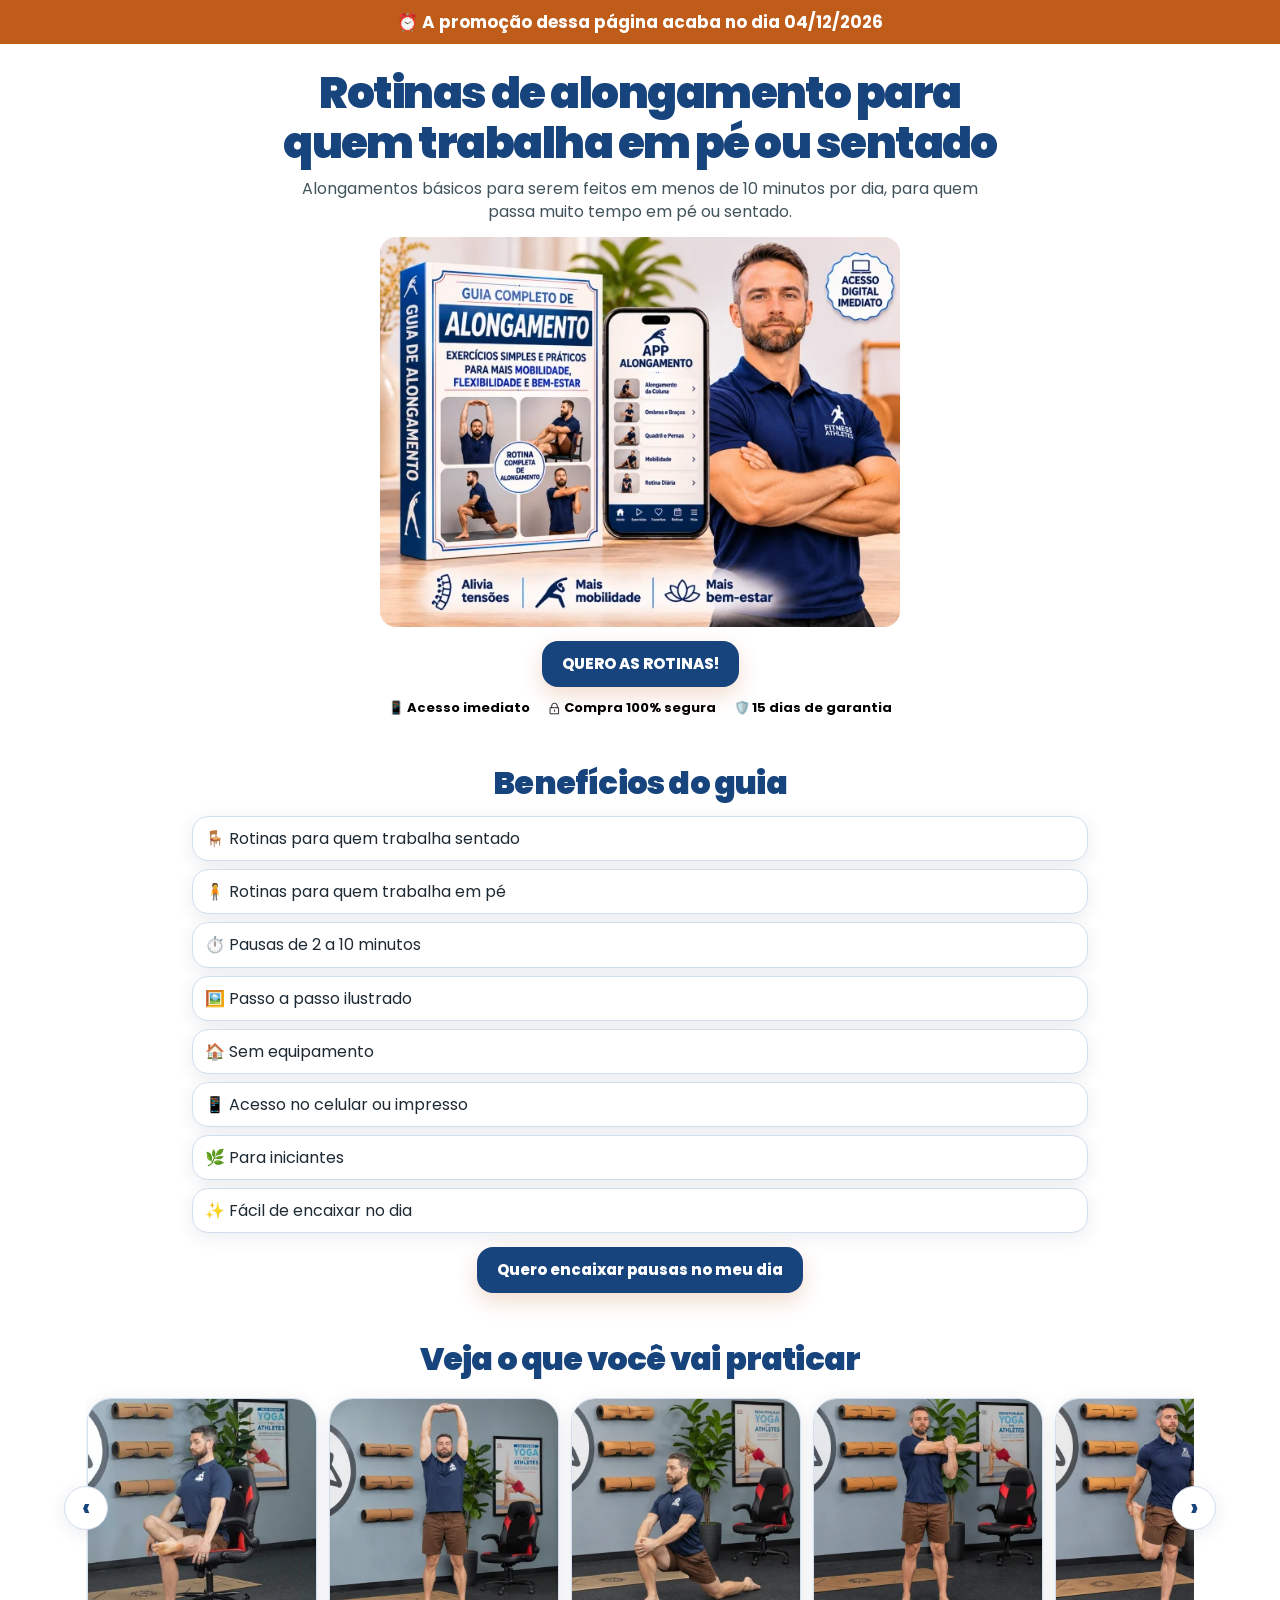
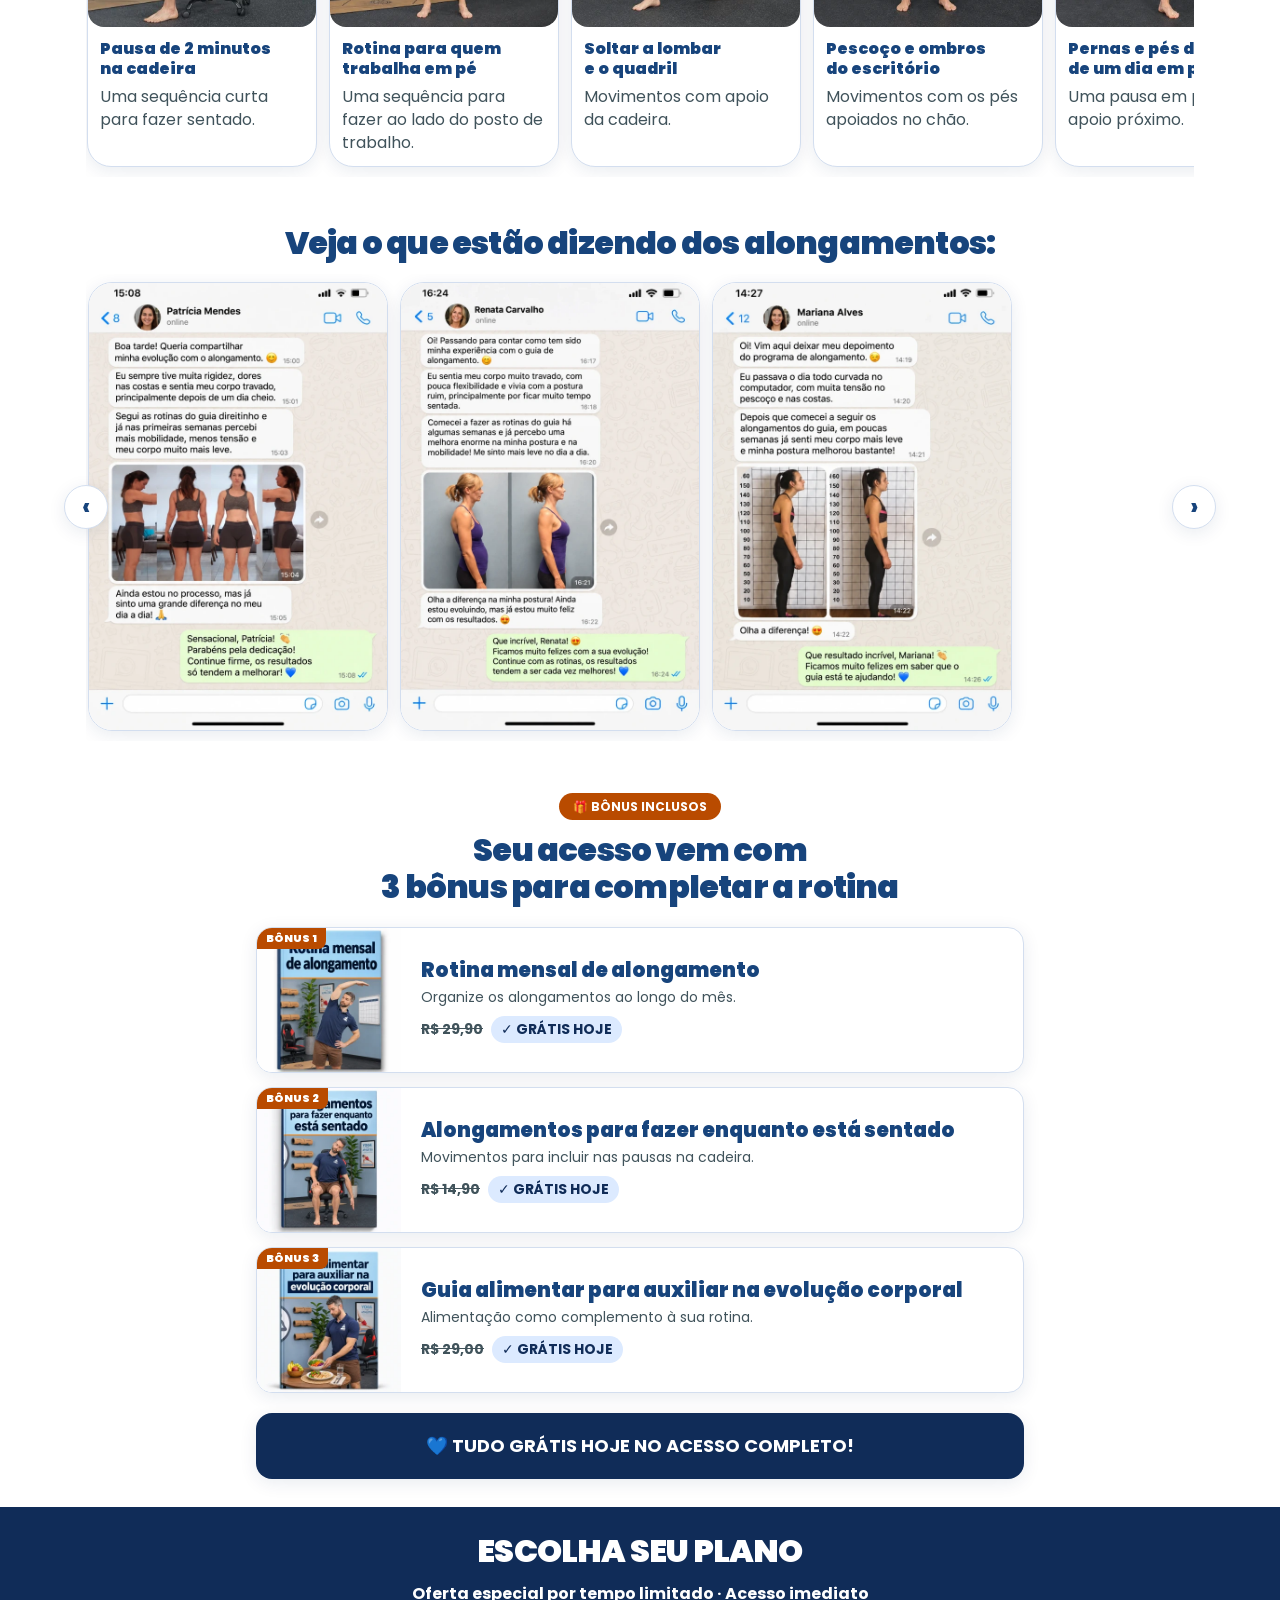
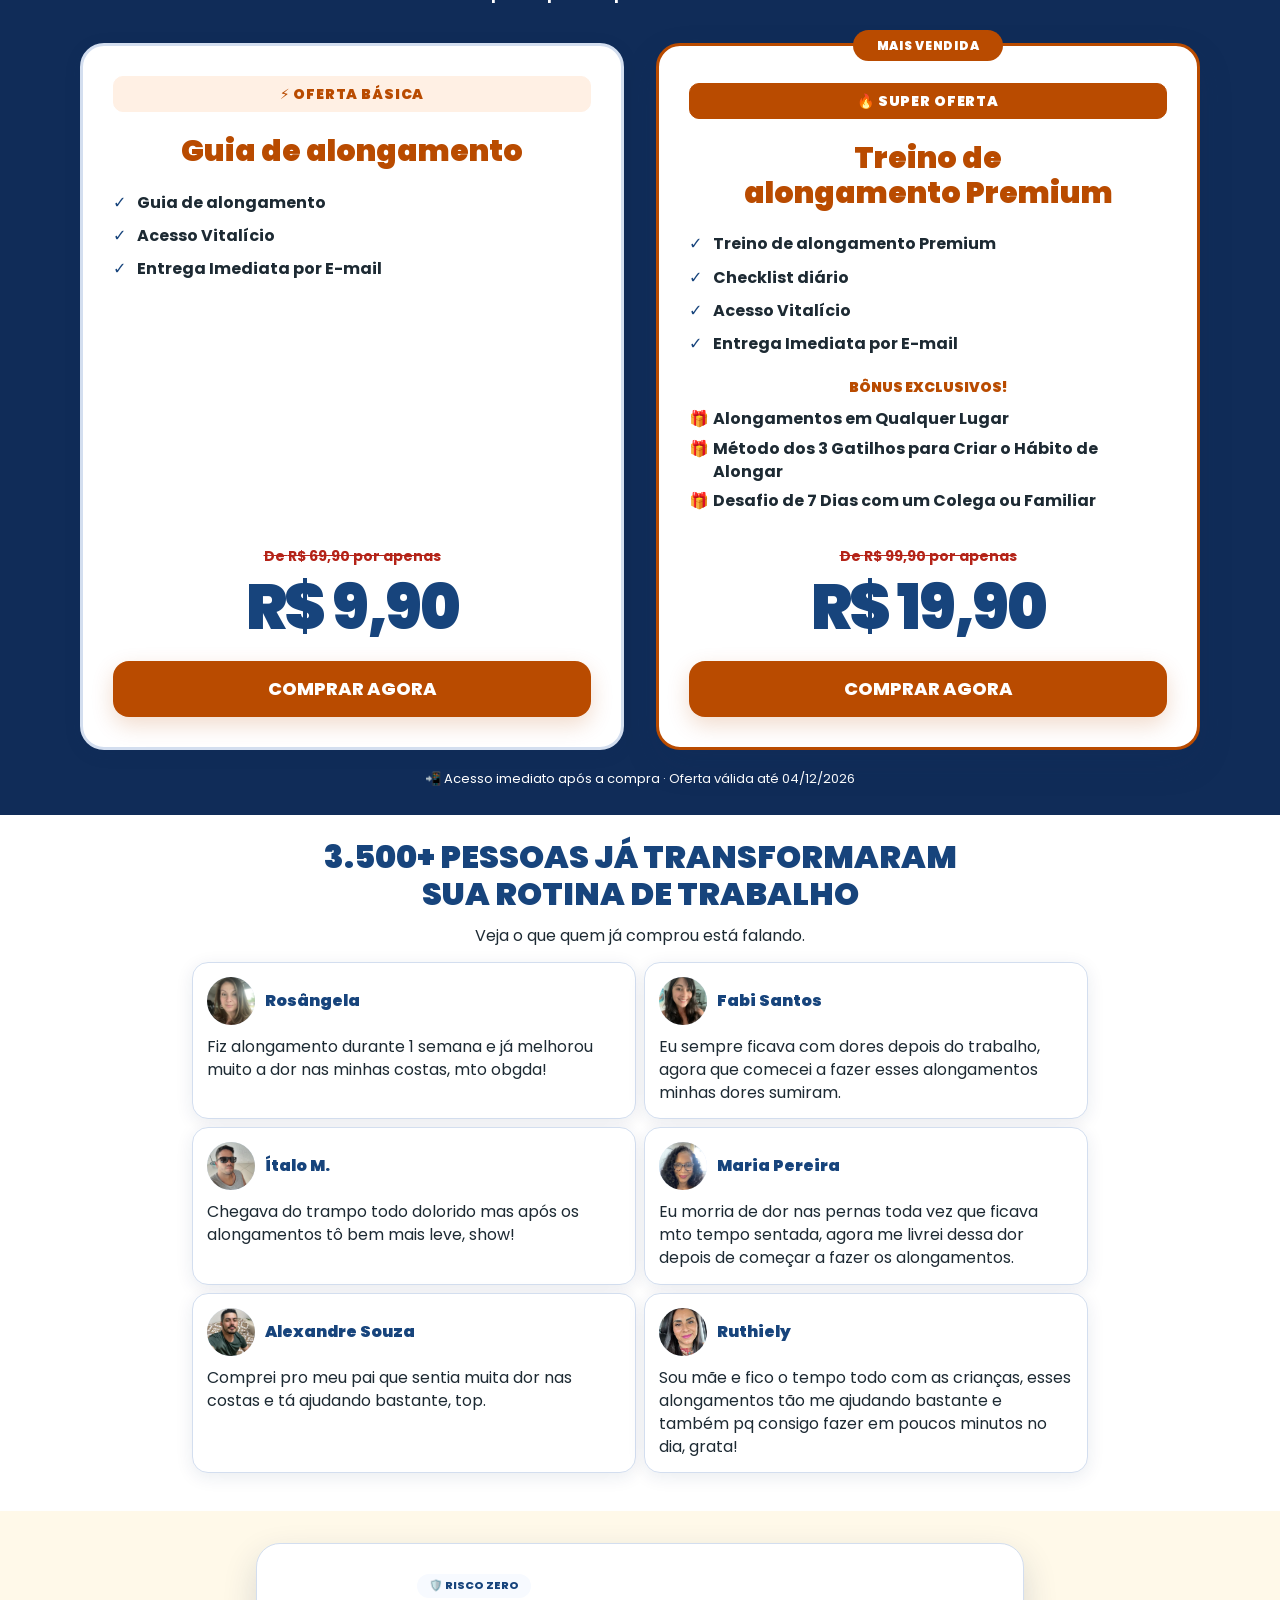
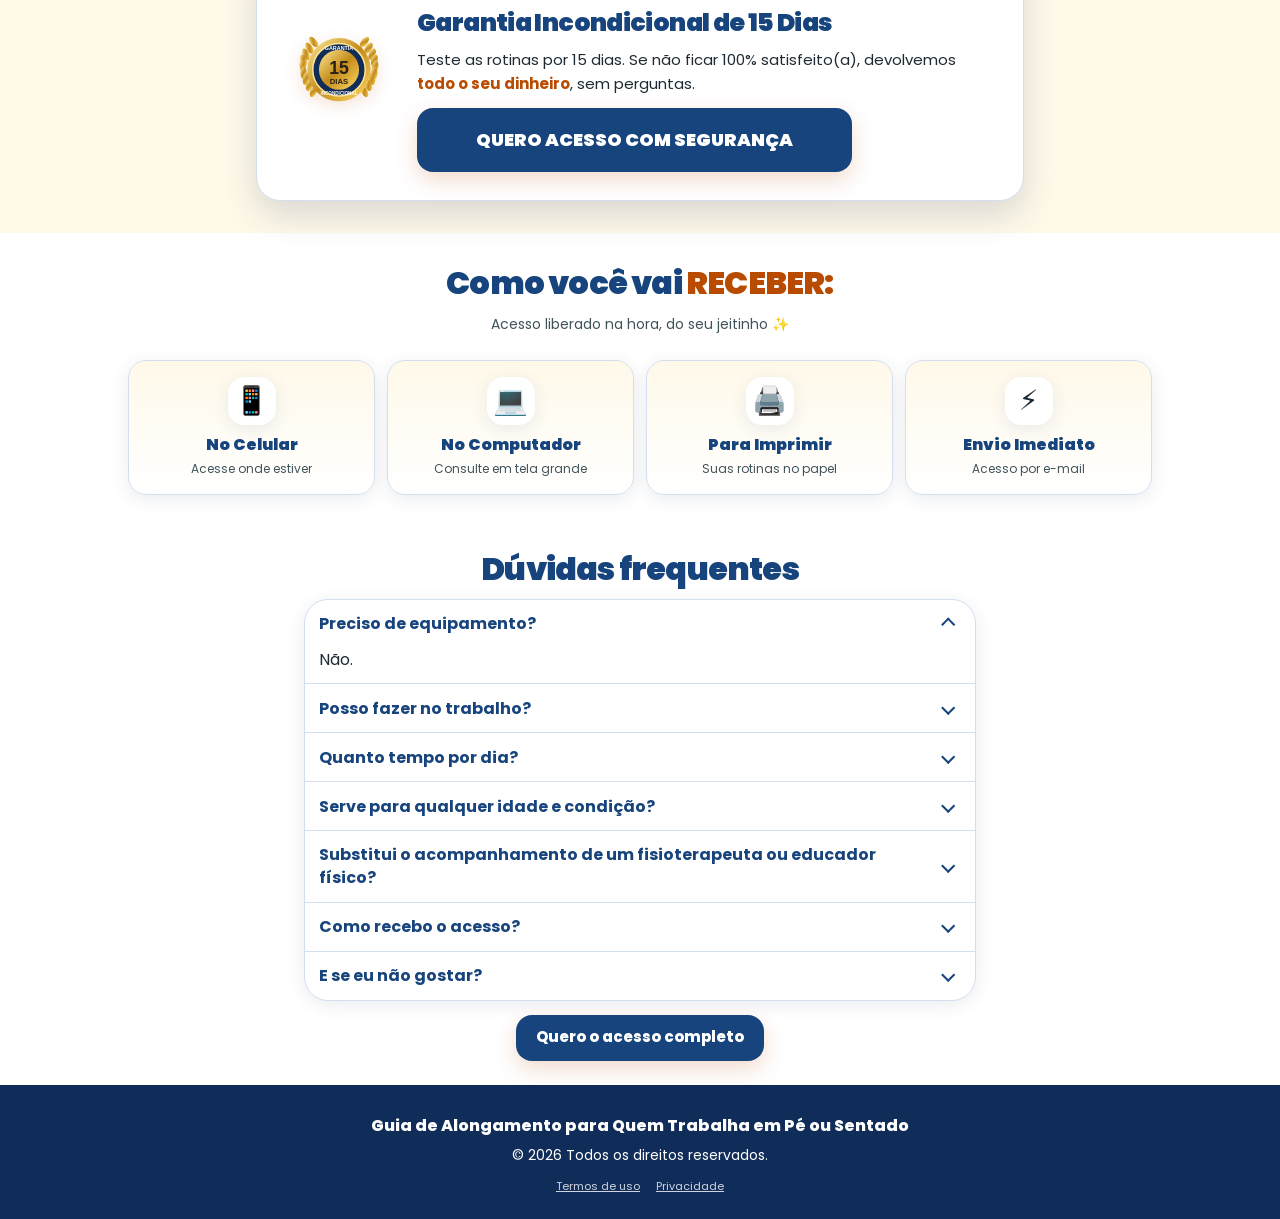
<file: index.html>
<!doctype html>
<html lang="pt-BR">
<head>
<meta charset="utf-8"><meta name="viewport" content="width=device-width, initial-scale=1, viewport-fit=cover">
<title>Alongamento para quem trabalha em pé ou sentado</title>
<meta name="description" content="Guia digital de pausas ativas de 2 a 10 minutos, com passo a passo ilustrado.">
<meta property="og:type" content="website"><meta property="og:title" content="Alongamento para quem trabalha em pé ou sentado"><meta property="og:description" content="Rotinas ilustradas para encaixar pausas no dia."><meta name="theme-color" content="#102C58">
<meta property="og:image" content="/assets/images/open-graph.webp"><meta property="og:image:alt" content="Guia de alongamento para quem trabalha em pé ou sentado"><link rel="icon" type="image/svg+xml" href="assets/images/favicon.svg"><link rel="stylesheet" href="styles.css"><link rel="stylesheet" href="https://fonts.googleapis.com/css2?family=Poppins:wght@400;500;600;700;800;900&amp;display=swap">
<script src="config.js" defer></script><script src="meta-pixel.js" defer></script><script src="script.js" defer></script><script src="slots.js" defer></script>
<!-- UTMify: preservação de UTMs e identificadores de origem -->
<script>
(function () {
  var utmifyScript = document.createElement('script');
  utmifyScript.src = 'https://cdn.utmify.com.br/scripts/utms/latest.js';
  utmifyScript.async = true;
  utmifyScript.defer = true;
  utmifyScript.setAttribute('data-utmify-prevent-xcod-sck', '');
  utmifyScript.setAttribute('data-utmify-prevent-subids', '');
  (document.head || document.documentElement).appendChild(utmifyScript);
})();
</script>
</head>
<body class="landing">
<noscript><img height="1" width="1" style="display:none" src="https://www.facebook.com/tr?id=1810741443566756&ev=PageView&noscript=1" alt=""></noscript>
<a class="skip" href="#conteudo">Pular para o conteúdo</a>
<header class="ribbon promo-ribbon"><strong>⏰ A promoção dessa página acaba no dia <span data-visit-date></span></strong></header>
<main id="conteudo">
<section class="hero"><div class="wrap narrow">

<h1>Rotinas de alongamento para quem trabalha em pé ou sentado</h1>
<p class="intro">Alongamentos básicos para serem feitos em menos de 10 minutos por dia, para quem passa muito tempo em pé ou sentado.</p>
<div class="hero-art" data-img="hero" data-eager data-desktop-source><img src="assets/images/hero-expert-foto.webp" srcset="assets/images/hero-expert-foto-640w.webp 640w, assets/images/hero-expert-foto-1040w.webp 1040w, assets/images/hero-expert-foto.webp 1448w" sizes="(max-width: 552px) calc(100vw - 32px), 520px" fetchpriority="high" decoding="async" width="1448" height="1086" alt="Guia completo de alongamento com livro digital, celular e expert de polo azul."></div>
<a class="button pulse" href="#planos" data-plan-cta>QUERO AS ROTINAS!</a>
<ul class="trust"><li>📱 Acesso imediato</li><li><svg viewBox="0 0 32 32" class="icon" role="img" aria-label="Cadeado"><path d="M9 14v-4a7 7 0 0 1 14 0v4M6 14h20v15H6zM16 20v3"/></svg> Compra 100% segura</li><li><span aria-hidden="true">🛡️</span><span><span data-days></span> dias de garantia</span></li></ul>
</div></section>
<section class="paper"><div class="wrap">
<h2>Benefícios do guia</h2><ul class="benefits list-grid"><li class="card">🪑 Rotinas para quem trabalha sentado</li><li class="card">🧍 Rotinas para quem trabalha em pé</li><li class="card">⏱️ Pausas de 2 a 10 minutos</li><li class="card">🖼️ Passo a passo ilustrado</li><li class="card">🏠 Sem equipamento</li><li class="card">📱 Acesso no celular ou impresso</li><li class="card">🌿 Para iniciantes</li><li class="card">✨ Fácil de encaixar no dia</li></ul>
<a class="button" href="#planos" data-plan-cta>Quero encaixar pausas no meu dia</a>

</div></section>
<section class="mint"><div class="wrap">
<h2>Veja o que você vai praticar</h2>
<div class="practice-carousel"><div class="rail" id="rotinas" tabindex="0" role="region" aria-label="Exemplos de rotinas"></div>
<div class="rail-nav"><button type="button" data-step="-1" aria-label="Rotina anterior" aria-controls="rotinas">‹</button><button type="button" data-step="1" aria-label="Próxima rotina" aria-controls="rotinas">›</button></div></div>
</div></section>
<section id="depoimentos"><div class="wrap"><h2>Veja o que estão dizendo dos alongamentos:</h2><div class="testimonial-carousel"><div class="rail" id="depoimentos-rail" tabindex="0" role="region" aria-label="Carrossel de depoimentos"><article class="card testimonial-image"><img src="assets/images/depoimentos/conversa-1.webp" srcset="assets/images/depoimentos/conversa-1-640w.webp 640w, assets/images/depoimentos/conversa-1.webp 1024w" sizes="(max-width: 767px) calc(100vw - 76px), 300px" width="1024" height="1536" alt="Depoimento enviado de Patrícia Mendes sobre os alongamentos" loading="lazy" draggable="false"></article><article class="card testimonial-image"><img src="assets/images/depoimentos/conversa-2.webp" srcset="assets/images/depoimentos/conversa-2-640w.webp 640w, assets/images/depoimentos/conversa-2.webp 1024w" sizes="(max-width: 767px) calc(100vw - 76px), 300px" width="1024" height="1536" alt="Depoimento enviado de Renata Carvalho sobre os alongamentos" loading="lazy" draggable="false"></article><article class="card testimonial-image"><img src="assets/images/depoimentos/conversa-3.webp" srcset="assets/images/depoimentos/conversa-3-640w.webp 640w, assets/images/depoimentos/conversa-3.webp 1024w" sizes="(max-width: 767px) calc(100vw - 76px), 300px" width="1024" height="1536" alt="Depoimento enviado de Mariana Alves sobre os alongamentos" loading="lazy" draggable="false"></article></div><div class="rail-nav"><button type="button" data-step="-1" aria-label="Depoimento anterior" aria-controls="depoimentos-rail">‹</button><button type="button" data-step="1" aria-label="Próximo depoimento" aria-controls="depoimentos-rail">›</button></div></div></div></section>
<section id="bonus" class="cream"><div class="wrap"><p class="pill">🎁 BÔNUS INCLUSOS</p><h2>Seu acesso vem com<br><span>3 bônus para completar a rotina</span></h2><div class="bonus-grid"><article class="card bonus"><div class="bonus-visual"><div data-img="bonus-1" data-decorative></div><span class="bonus-ribbon">BÔNUS 1</span></div><div class="bonus-copy"><h3>Rotina mensal de alongamento</h3><p>Organize os alongamentos ao longo do mês.</p><p class="bonus-offer"><s data-bonus-price="1"></s><strong>✓ GRÁTIS HOJE</strong></p></div></article><article class="card bonus"><div class="bonus-visual"><div data-img="bonus-2" data-decorative></div><span class="bonus-ribbon">BÔNUS 2</span></div><div class="bonus-copy"><h3>Alongamentos para fazer enquanto está sentado</h3><p>Movimentos para incluir nas pausas na cadeira.</p><p class="bonus-offer"><s data-bonus-price="2"></s><strong>✓ GRÁTIS HOJE</strong></p></div></article><article class="card bonus"><div class="bonus-visual"><div data-img="bonus-3" data-decorative></div><span class="bonus-ribbon">BÔNUS 3</span></div><div class="bonus-copy"><h3>Guia alimentar para auxiliar na evolução corporal</h3><p>Alimentação como complemento à sua rotina.</p><p class="bonus-offer"><s data-bonus-price="3"></s><strong>✓ GRÁTIS HOJE</strong></p></div></article></div><div class="bonus-total-banner"><strong>💙 TUDO GRÁTIS HOJE NO ACESSO COMPLETO!</strong></div></div></section>
<section id="planos"><div class="wrap"><h2 tabindex="-1" id="plan-title">ESCOLHA SEU PLANO</h2><p><strong>Oferta especial por tempo limitado · Acesso imediato</strong></p><div class="offer-grid"><article class="plan card offer-basic"><p class="offer-kicker">⚡ OFERTA BÁSICA</p><h3>Guia de alongamento</h3><ul><li><strong>Guia de alongamento</strong></li><li><strong>Acesso Vitalício</strong></li><li><strong>Entrega Imediata por E-mail</strong></li></ul><div class="plan-buy"><p class="offer-price-label offer-old-price"><s>De <span data-plan-reference="basico"></span> por apenas</s></p><p class="price" data-price="basico"></p><a class="button" data-checkout="basico">COMPRAR AGORA</a></div></article><article class="plan card offer-complete"><span class="offer-recommended">MAIS VENDIDA</span><p class="offer-kicker">🔥 SUPER OFERTA</p><h3>Treino de alongamento Premium</h3><ul><li><strong>Treino de alongamento Premium</strong></li><li><strong>Checklist diário</strong></li><li><strong>Acesso Vitalício</strong></li><li><strong>Entrega Imediata por E-mail</strong></li></ul><div class="offer-bonuses"><h4>BÔNUS EXCLUSIVOS!</h4><ul><li><strong>Alongamentos em Qualquer Lugar</strong></li><li><strong>Método dos 3 Gatilhos para Criar o Hábito de Alongar</strong></li><li><strong>Desafio de 7 Dias com um Colega ou Familiar</strong></li></ul></div><div class="plan-buy"><s data-reference hidden></s><p class="offer-price-label offer-old-price"><s>De <span data-plan-reference="completo"></span> por apenas</s></p><p class="price" data-price="completo"></p><a class="button" data-checkout="completo">COMPRAR AGORA</a></div></article></div><p class="offer-trust">📲 Acesso imediato após a compra · Oferta válida até <span data-visit-date></span></p></div></section>
<section id="avaliacoes" class="paper"><div class="wrap medium"><h3 class="reviews-title">3.500+ PESSOAS JÁ TRANSFORMARAM SUA ROTINA DE TRABALHO</h3><p id="review-intro">Veja o que quem já comprou está falando.</p><p id="rating" hidden></p><div class="list-grid" id="reviews"><article class="card review-customer"><div class="review-person"><img class="review-avatar" src="assets/images/depoimentos/cliente-1.webp" alt="Rosângela" width="48" height="48" loading="lazy"><h3>Rosângela</h3></div><p>Fiz alongamento durante 1 semana e já melhorou muito a dor nas minhas costas, mto obgda!</p></article><article class="card review-customer"><div class="review-person"><img class="review-avatar" src="assets/images/depoimentos/cliente-2.webp" alt="Fabi Santos" width="48" height="48" loading="lazy"><h3>Fabi Santos</h3></div><p>Eu sempre ficava com dores depois do trabalho, agora que comecei a fazer esses alongamentos minhas dores sumiram.</p></article><article class="card review-customer"><div class="review-person"><img class="review-avatar" src="assets/images/depoimentos/cliente-3.webp" alt="Ítalo M." width="48" height="48" loading="lazy"><h3>Ítalo M.</h3></div><p>Chegava do trampo todo dolorido mas após os alongamentos tô bem mais leve, show!</p></article><article class="card review-customer"><div class="review-person"><img class="review-avatar" src="assets/images/depoimentos/cliente-4.webp" alt="Maria Pereira" width="48" height="48" loading="lazy"><h3>Maria Pereira</h3></div><p>Eu morria de dor nas pernas toda vez que ficava mto tempo sentada, agora me livrei dessa dor depois de começar a fazer os alongamentos.</p></article><article class="card review-customer"><div class="review-person"><img class="review-avatar" src="assets/images/depoimentos/cliente-5.webp" alt="Alexandre Souza" width="48" height="48" loading="lazy"><h3>Alexandre Souza</h3></div><p>Comprei pro meu pai que sentia muita dor nas costas e tá ajudando bastante, top.</p></article><article class="card review-customer"><div class="review-person"><img class="review-avatar" src="assets/images/depoimentos/cliente-6.webp" alt="Ruthiely" width="48" height="48" loading="lazy"><h3>Ruthiely</h3></div><p>Sou mãe e fico o tempo todo com as crianças, esses alongamentos tão me ajudando bastante e também pq consigo fazer em poucos minutos no dia, grata!</p></article></div></div></section>
<section class="guarantee-return"><div class="guarantee-layout card"><svg class="guarantee-medal" viewBox="0 0 140 140" role="img" aria-label="Selo de garantia"><defs><linearGradient id="medal-gold" x2="1" y2="1"><stop stop-color="#ffeb99"/><stop offset=".5" stop-color="#c48b19"/><stop offset="1" stop-color="#ffda66"/></linearGradient></defs><g fill="url(#medal-gold)"><ellipse cx="37" cy="31" rx="4" ry="8" transform="rotate(-40 37 31)"/><ellipse cx="103" cy="31" rx="4" ry="8" transform="rotate(40 103 31)"/><ellipse cx="31.642431946888742" cy="39" rx="4" ry="8" transform="rotate(-32 31.642431946888742 39)"/><ellipse cx="108.35756805311127" cy="39" rx="4" ry="8" transform="rotate(32 108.35756805311127 39)"/><ellipse cx="27.100505063388336" cy="47" rx="4" ry="8" transform="rotate(-24 27.100505063388336 47)"/><ellipse cx="112.89949493661166" cy="47" rx="4" ry="8" transform="rotate(24 112.89949493661166 47)"/><ellipse cx="24.065686544841988" cy="55" rx="4" ry="8" transform="rotate(-16 24.065686544841988 55)"/><ellipse cx="115.93431345515802" cy="55" rx="4" ry="8" transform="rotate(16 115.93431345515802 55)"/><ellipse cx="23" cy="63" rx="4" ry="8" transform="rotate(-8 23 63)"/><ellipse cx="117" cy="63" rx="4" ry="8" transform="rotate(8 117 63)"/><ellipse cx="24.065686544841988" cy="71" rx="4" ry="8" transform="rotate(0 24.065686544841988 71)"/><ellipse cx="115.93431345515802" cy="71" rx="4" ry="8" transform="rotate(0 115.93431345515802 71)"/><ellipse cx="27.100505063388333" cy="79" rx="4" ry="8" transform="rotate(8 27.100505063388333 79)"/><ellipse cx="112.89949493661166" cy="79" rx="4" ry="8" transform="rotate(-8 112.89949493661166 79)"/><ellipse cx="31.642431946888742" cy="87" rx="4" ry="8" transform="rotate(16 31.642431946888742 87)"/><ellipse cx="108.35756805311127" cy="87" rx="4" ry="8" transform="rotate(-16 108.35756805311127 87)"/><ellipse cx="37" cy="95" rx="4" ry="8" transform="rotate(24 37 95)"/><ellipse cx="103" cy="95" rx="4" ry="8" transform="rotate(-24 103 95)"/></g><circle cx="70" cy="67" r="41" fill="url(#medal-gold)"/><circle cx="70" cy="67" r="34" fill="var(--deep)" stroke="#ffe396" stroke-width="2"/><circle cx="70" cy="67" r="26" fill="url(#medal-gold)"/><g text-anchor="middle" font-family="Arial,sans-serif" font-weight="800"><text x="70" y="42" fill="white" font-size="7">GARANTIA</text><text x="70" y="72" fill="#272015" font-size="23" data-days></text><text x="70" y="85" fill="#272015" font-size="10">DIAS</text><text x="70" y="100" fill="white" font-size="6">INCONDICIONAL</text></g></svg><div class="guarantee-copy"><span class="guarantee-label">🛡️ RISCO ZERO</span><h2>Garantia Incondicional de <span data-days></span> Dias</h2><p>Teste as rotinas por <span data-days></span> dias. Se não ficar 100% satisfeito(a), devolvemos <strong>todo o seu dinheiro</strong>, sem perguntas.</p><a class="button" href="#planos" data-plan-cta>QUERO ACESSO COM SEGURANÇA</a></div></div></section><section class="receive-return"><div class="wrap narrow"><h2>Como você vai <span>RECEBER:</span></h2><p>Acesso liberado na hora, do seu jeitinho ✨</p><div class="receive-cards"><article class="card"><span class="receive-symbol" aria-hidden="true">📱</span><h3>No Celular</h3><p>Acesse onde estiver</p></article><article class="card"><span class="receive-symbol" aria-hidden="true">💻</span><h3>No Computador</h3><p>Consulte em tela grande</p></article><article class="card"><span class="receive-symbol" aria-hidden="true">🖨️</span><h3>Para Imprimir</h3><p>Suas rotinas no papel</p></article><article class="card"><span class="receive-symbol" aria-hidden="true">⚡</span><h3>Envio Imediato</h3><p>Acesso por e-mail</p></article></div></div></section>
<section class="cream"><div class="wrap faq"><h2>Dúvidas frequentes</h2><div class="card accordion"><details open name="faq"><summary>Preciso de equipamento?</summary><p>Não.</p></details><details name="faq"><summary>Posso fazer no trabalho?</summary><p>Sim, as pausas foram pensadas para o posto de trabalho.</p></details><details name="faq"><summary>Quanto tempo por dia?</summary><p>De 2 a 10 minutos, você escolhe.</p></details><details name="faq"><summary>Serve para qualquer idade e condição?</summary><p>Se você tem lesão, dor persistente, gravidez ou alguma condição de saúde, converse com um profissional antes de começar.</p></details><details name="faq"><summary>Substitui o acompanhamento de um fisioterapeuta ou educador físico?</summary><p>Não.</p></details><details name="faq"><summary>Como recebo o acesso?</summary><p>O acesso é enviado imediatamente ao e-mail informado na compra.</p></details><details name="faq"><summary>E se eu não gostar?</summary><p>Você tem <span data-days></span> dias de garantia.</p></details></div><a class="button" href="#planos" data-plan-cta>Quero o acesso completo</a></div></section>
</main>
<footer class="site-end-banner"><p class="site-end-title">Guia de Alongamento para Quem Trabalha em Pé ou Sentado</p><p>© 2026 Todos os direitos reservados.</p><nav aria-label="Informações legais"><a href="termos.html">Termos de uso</a><a href="privacidade.html">Privacidade</a></nav></footer>
<dialog id="exit-offer" aria-labelledby="exit-title"><form method="dialog"><button class="close" value="close" aria-label="Fechar" autofocus>×</button></form><div class="exit-art" data-img="popup"></div><h2 id="exit-title">Quer começar com uma versão menor?</h2><p>Leve a Rotina de 5 Minutos por <strong data-price="downsell"></strong>.</p><a class="button" data-checkout="downsell">Quero a Rotina de 5 Minutos</a><form method="dialog"><button class="secondary" value="decline">Agora não</button></form></dialog>
<dialog id="upgrade-offer" aria-labelledby="upgrade-title" aria-describedby="upgrade-description">
<form method="dialog"><button class="close" aria-label="Fechar oferta" autofocus>×</button></form>
<p class="eyebrow">OFERTA ESPECIAL PARA VOCÊ</p>
<h2 id="upgrade-title">Leve o acesso completo por <span data-price="promo">R$ 13,90</span></h2>
<div class="upgrade-art" data-img="hero" data-decorative></div>
<p id="upgrade-description">Por apenas R$ 4,00 a mais, receba o plano completo com todos os bônus.</p>
<p class="upgrade-total">Pagamento único de <strong data-price="promo">R$ 13,90</strong></p>
<a class="button" data-checkout="promo">QUERO A OFERTA DE R$ 13,90</a>
<a class="secondary" data-checkout="basico" data-skip-offer>Continuar com o básico por R$ 9,90</a>
</dialog>
<dialog id="checkout-unavailable" aria-labelledby="checkout-unavailable-title">
<h2 id="checkout-unavailable-title">Oferta temporariamente indisponível</h2>
<p>Este pagamento ainda não está disponível. Volte para escolher outra opção.</p>
<form method="dialog"><button class="button">Voltar</button></form>
</dialog>
</body></html>
</file>
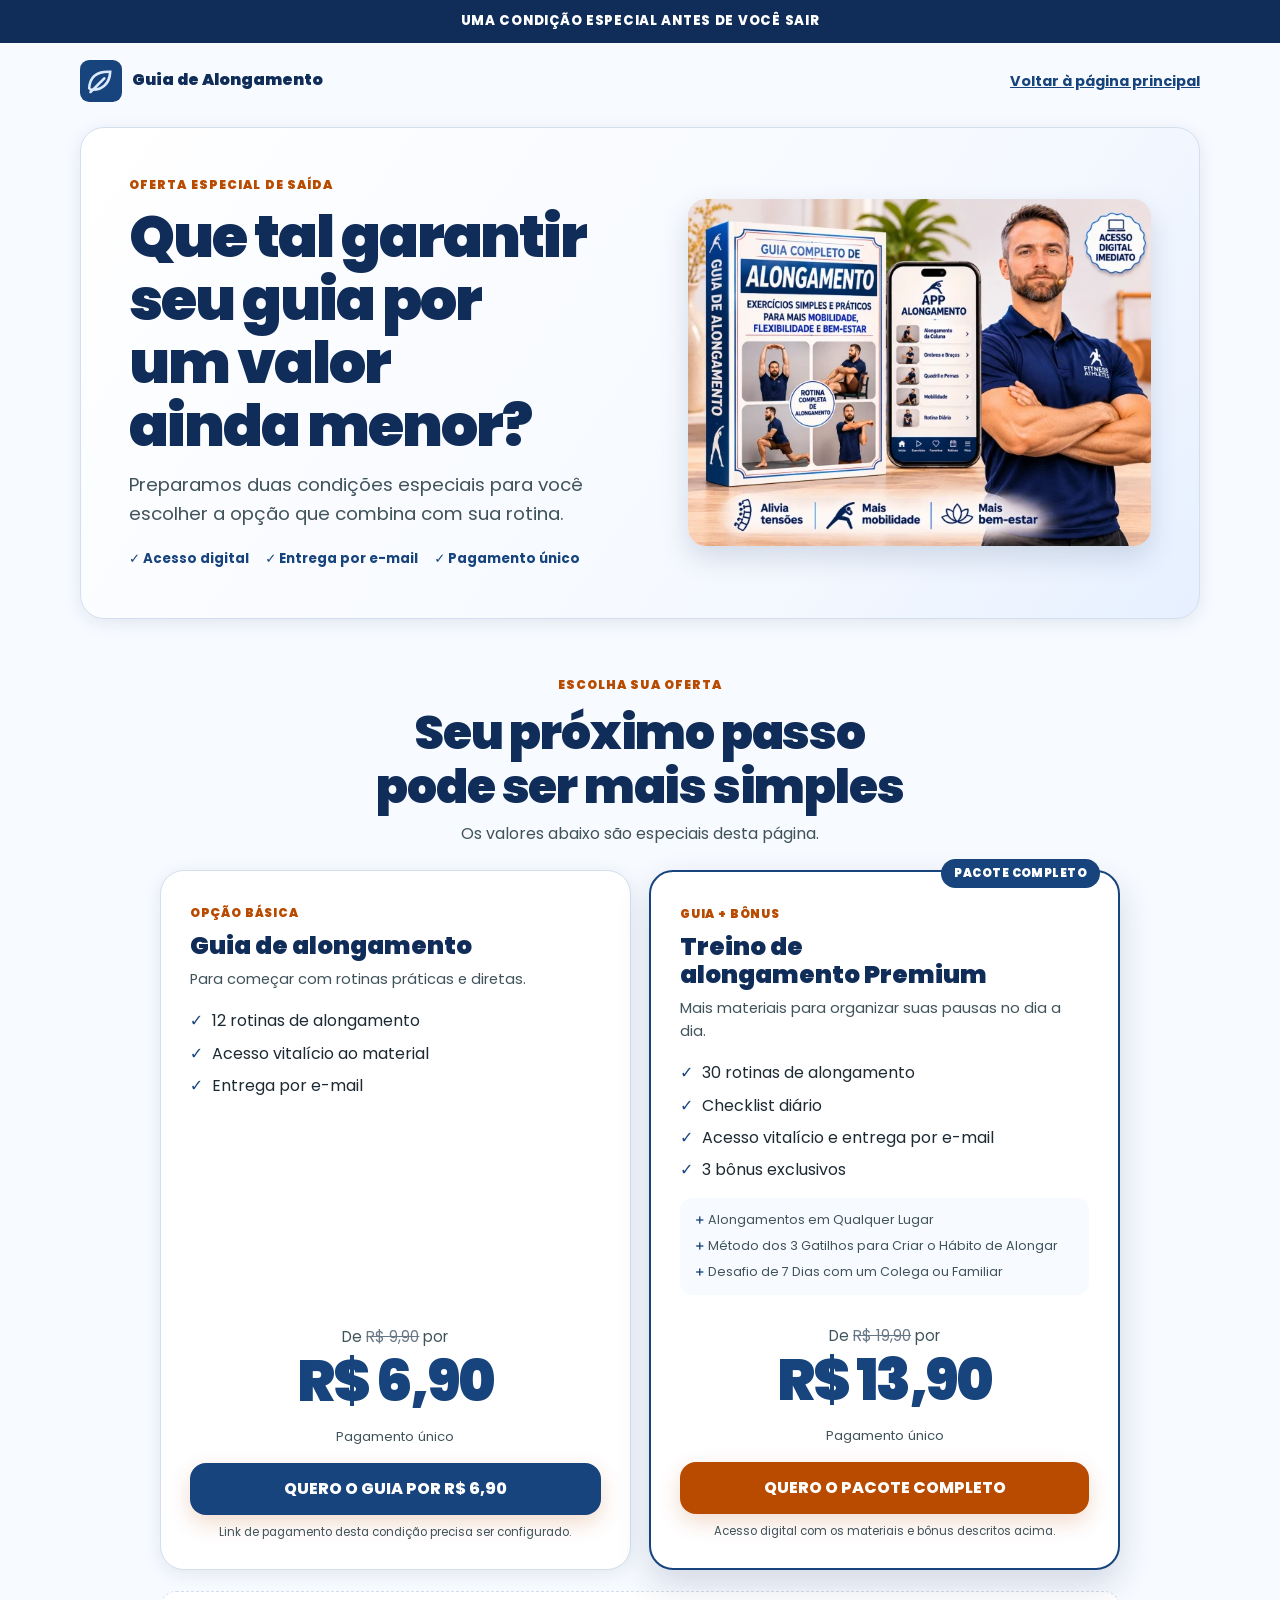
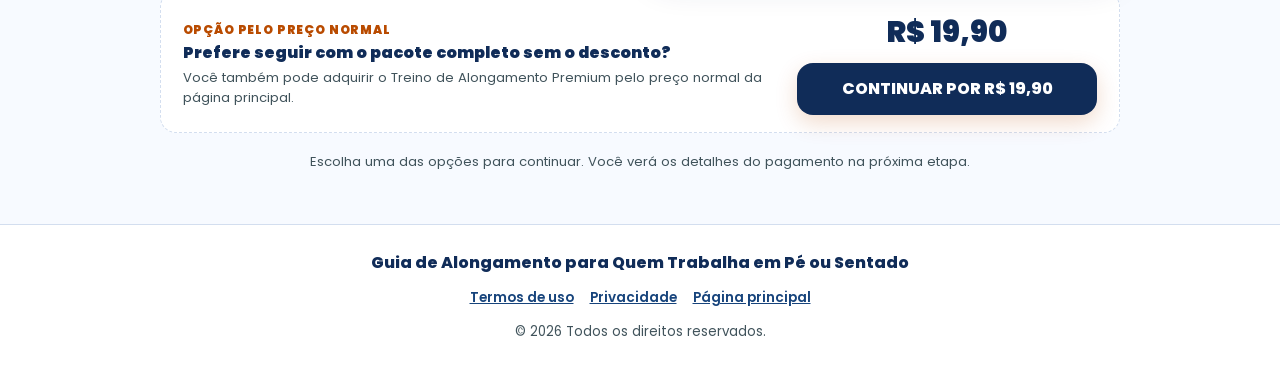
<file: backredirect/index.html>
<!doctype html>
<html lang="pt-BR">
<head>
  <meta charset="utf-8">
  <meta name="viewport" content="width=device-width, initial-scale=1, viewport-fit=cover">
  <meta name="robots" content="noindex, nofollow">
  <meta name="theme-color" content="#102c58">
  <title>Uma condição especial para você | Guia de Alongamento</title>
  <meta name="description" content="Conheça as condições especiais para acessar o Guia de Alongamento.">
  <link rel="icon" type="image/svg+xml" href="../assets/images/favicon.svg">
  <link rel="preconnect" href="https://fonts.googleapis.com">
  <link rel="preconnect" href="https://fonts.gstatic.com" crossorigin>
  <link href="https://fonts.googleapis.com/css2?family=Poppins:wght@400;500;600;700;800;900&amp;display=swap" rel="stylesheet">
  <link rel="stylesheet" href="../styles.css">
  <link rel="stylesheet" href="backredirect.css">
  <script src="../config.js" defer></script><script src="../meta-pixel.js" defer></script>
  <script src="backredirect.js" defer></script>
<!-- UTMify: preservação de UTMs e identificadores de origem -->
<script>
(function () {
  var utmifyScript = document.createElement('script');
  utmifyScript.src = 'https://cdn.utmify.com.br/scripts/utms/latest.js';
  utmifyScript.async = true;
  utmifyScript.defer = true;
  utmifyScript.setAttribute('data-utmify-prevent-xcod-sck', '');
  utmifyScript.setAttribute('data-utmify-prevent-subids', '');
  (document.head || document.documentElement).appendChild(utmifyScript);
})();
</script>
</head>
<body class="backredirect-page">
<noscript><img height="1" width="1" style="display:none" src="https://www.facebook.com/tr?id=1810741443566756&ev=PageView&noscript=1" alt=""></noscript>
  <a class="skip" href="#ofertas">Pular para as ofertas</a>

  <div class="br-ribbon">UMA CONDIÇÃO ESPECIAL ANTES DE VOCÊ SAIR</div>

  <header class="br-header">
    <a class="br-brand" href="../" aria-label="Voltar à página principal">
      <img src="../assets/images/logo.svg" alt="" width="42" height="42">
      <span>Guia de Alongamento</span>
    </a>
    <a class="br-back-link" href="../">Voltar à página principal</a>
  </header>

  <main>
    <section class="br-hero">
      <div class="br-hero-copy">
        <p class="br-eyebrow">OFERTA ESPECIAL DE SAÍDA</p>
        <h1>Que tal garantir seu guia por um valor ainda menor?</h1>
        <p class="br-intro">Preparamos duas condições especiais para você escolher a opção que combina com sua rotina.</p>
        <div class="br-assurances" aria-label="Informações sobre o acesso">
          <span>✓ Acesso digital</span>
          <span>✓ Entrega por e-mail</span>
          <span>✓ Pagamento único</span>
        </div>
      </div>
      <div class="br-hero-image">
        <img src="../assets/images/hero-expert-foto-640w.webp"
             srcset="../assets/images/hero-expert-foto-640w.webp 640w, ../assets/images/hero-expert-foto-1040w.webp 1040w"
             sizes="(max-width: 760px) 90vw, 440px"
             alt="Instrutor do Guia de Alongamento ao lado da apresentação do material" width="640" height="480">
      </div>
    </section>

    <section class="br-offers" id="ofertas" aria-labelledby="br-offers-title">
      <div class="br-section-heading">
        <p class="br-eyebrow">ESCOLHA SUA OFERTA</p>
        <h2 id="br-offers-title">Seu próximo passo pode ser mais simples</h2>
        <p>Os valores abaixo são especiais desta página.</p>
      </div>

      <div class="br-offer-grid">
        <article class="br-plan">
          <div class="br-plan-top">
            <span class="br-plan-tag">OPÇÃO BÁSICA</span>
            <h3>Guia de alongamento</h3>
            <p class="br-plan-description">Para começar com rotinas práticas e diretas.</p>
          </div>
          <ul class="br-benefits">
            <li>12 rotinas de alongamento</li>
            <li>Acesso vitalício ao material</li>
            <li>Entrega por e-mail</li>
          </ul>
          <div class="br-price-area">
            <p class="br-old-price">De <s data-original-price="basico">R$ 9,90</s> por</p>
            <p class="br-price" data-back-price="basico">R$ 6,90</p>
            <p class="br-payment-note">Pagamento único</p>
          </div>
          <a class="button br-cta br-cta-basic" href="#basic-checkout-dialog" data-back-checkout="basico">
            QUERO O GUIA POR R$ 6,90
          </a>
          <p class="br-checkout-note" data-basic-checkout-note>Link de pagamento desta condição precisa ser configurado.</p>
        </article>

        <article class="br-plan br-plan-featured">
          <span class="br-featured-label">PACOTE COMPLETO</span>
          <div class="br-plan-top">
            <span class="br-plan-tag">GUIA + BÔNUS</span>
            <h3>Treino de alongamento Premium</h3>
            <p class="br-plan-description">Mais materiais para organizar suas pausas no dia a dia.</p>
          </div>
          <ul class="br-benefits">
            <li>30 rotinas de alongamento</li>
            <li>Checklist diário</li>
            <li>Acesso vitalício e entrega por e-mail</li>
            <li>3 bônus exclusivos</li>
          </ul>
          <div class="br-bonus-list">
            <span>Alongamentos em Qualquer Lugar</span>
            <span>Método dos 3 Gatilhos para Criar o Hábito de Alongar</span>
            <span>Desafio de 7 Dias com um Colega ou Familiar</span>
          </div>
          <div class="br-price-area">
            <p class="br-old-price">De <s data-original-price="completo">R$ 19,90</s> por</p>
            <p class="br-price" data-back-price="completo">R$ 13,90</p>
            <p class="br-payment-note">Pagamento único</p>
          </div>
          <a class="button br-cta" href="https://app.zuptos.com.br/checkout/760d2aaef873bea0" data-back-checkout="completo">
            QUERO O PACOTE COMPLETO
          </a>
          <p class="br-checkout-note">Acesso digital com os materiais e bônus descritos acima.</p>
        </article>
      </div>

      <aside class="br-full-price-option" aria-label="Opção de compra pelo preço normal">
        <div class="br-full-price-copy">
          <span class="br-plan-tag">OPÇÃO PELO PREÇO NORMAL</span>
          <h3>Prefere seguir com o pacote completo sem o desconto?</h3>
          <p>Você também pode adquirir o Treino de Alongamento Premium pelo preço normal da página principal.</p>
        </div>
        <div class="br-full-price-action">
          <p class="br-full-price" data-full-price="completo">R$ 19,90</p>
          <a class="button br-cta br-cta-normal" href="#checkout-dialog" data-back-checkout="completo-original">CONTINUAR POR R$ 19,90</a>
        </div>
      </aside>

      <p class="br-footnote">Escolha uma das opções para continuar. Você verá os detalhes do pagamento na próxima etapa.</p>
    </section>
  </main>

  <footer class="br-footer">
    <p>Guia de Alongamento para Quem Trabalha em Pé ou Sentado</p>
    <nav aria-label="Informações legais">
      <a href="../termos.html">Termos de uso</a>
      <a href="../privacidade.html">Privacidade</a>
      <a href="../">Página principal</a>
    </nav>
    <small>© 2026 Todos os direitos reservados.</small>
  </footer>

  <dialog class="br-dialog" id="checkout-dialog" aria-labelledby="checkout-dialog-title">
    <form method="dialog"><button class="close" aria-label="Fechar">×</button></form>
    <h2 id="checkout-dialog-title">Checkout indisponível</h2>
    <p id="checkout-dialog-message">O link de pagamento desta condição ainda não foi configurado. Para evitar uma cobrança com valor diferente, esta compra está temporariamente indisponível.</p>
    <form method="dialog"><button class="button">Entendi</button></form>
  </dialog>
</body>
</html>
</file>
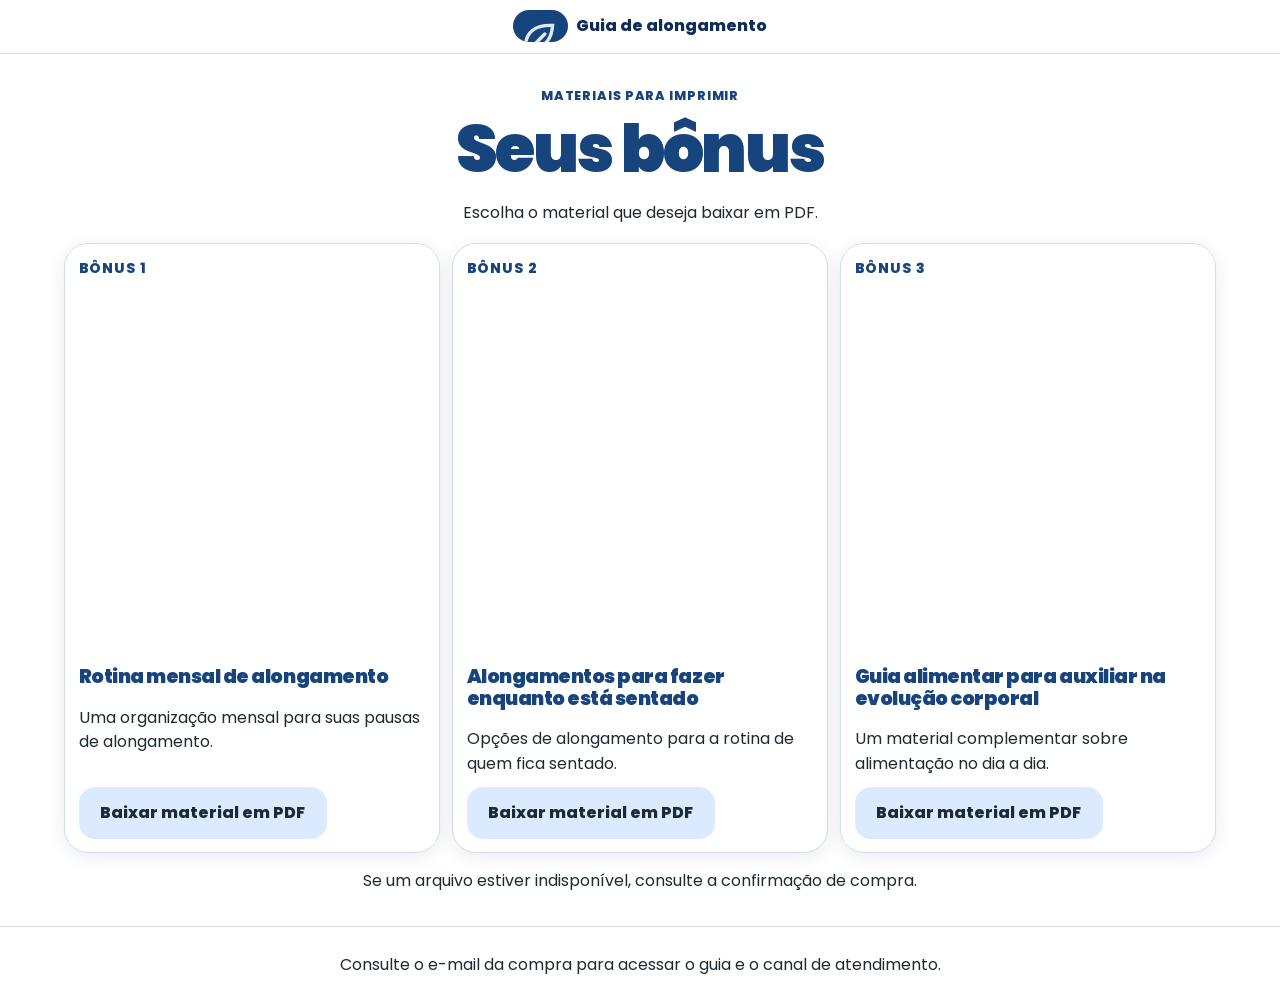
<file: obrigado/index.html>
<!doctype html>
<html lang="pt-BR"><head><meta charset="utf-8"><meta name="viewport" content="width=device-width, initial-scale=1, viewport-fit=cover"><meta name="robots" content="noindex,nofollow"><title>Seus bônus · Guia de alongamento</title><link rel="icon" type="image/svg+xml" href="../assets/images/favicon.svg"><link rel="stylesheet" href="../styles.css"><link rel="stylesheet" href="https://fonts.googleapis.com/css2?family=Poppins:wght@400;500;600;700;800;900&amp;display=swap"><script src="../config.js" defer></script><script src="../meta-pixel.js" defer></script><script src="download.js" defer></script><script src="../slots.js" defer></script><!-- UTMify: preservação de UTMs e identificadores de origem -->
<script>
(function () {
  var utmifyScript = document.createElement('script');
  utmifyScript.src = 'https://cdn.utmify.com.br/scripts/utms/latest.js';
  utmifyScript.async = true;
  utmifyScript.defer = true;
  utmifyScript.setAttribute('data-utmify-prevent-xcod-sck', '');
  utmifyScript.setAttribute('data-utmify-prevent-subids', '');
  (document.head || document.documentElement).appendChild(utmifyScript);
})();
</script>
</head><body>
<noscript><img height="1" width="1" style="display:none" src="https://www.facebook.com/tr?id=1810741443566756&ev=PageView&noscript=1" alt=""></noscript><header class="ribbon"><span class="logo-slot" data-img="logo" data-decorative></span>Guia de alongamento</header><main><section class="cream"><div class="wrap"><p class="eyebrow">MATERIAIS PARA IMPRIMIR</p><h1>Seus bônus</h1><p>Escolha o material que deseja baixar em PDF.</p><div class="bonus-grid download-grid"><article class="card bonus"><p class="bonus-number">BÔNUS 1</p><div data-img="bonus-1" data-decorative></div><h2>Rotina mensal de alongamento</h2><p>Uma organização mensal para suas pausas de alongamento.</p><a class="button" data-bonus-url="1" aria-disabled="true" role="link">Baixar material em PDF</a></article><article class="card bonus"><p class="bonus-number">BÔNUS 2</p><div data-img="bonus-2" data-decorative></div><h2>Alongamentos para fazer enquanto está sentado</h2><p>Opções de alongamento para a rotina de quem fica sentado.</p><a class="button" data-bonus-url="2" aria-disabled="true" role="link">Baixar material em PDF</a></article><article class="card bonus"><p class="bonus-number">BÔNUS 3</p><div data-img="bonus-3" data-decorative></div><h2>Guia alimentar para auxiliar na evolução corporal</h2><p>Um material complementar sobre alimentação no dia a dia.</p><a class="button" data-bonus-url="3" aria-disabled="true" role="link">Baixar material em PDF</a></article></div><p id="download-status" role="status"></p></div></section></main><footer><p>Consulte o e-mail da compra para acessar o guia e o canal de atendimento.</p></footer></body></html>
</file>
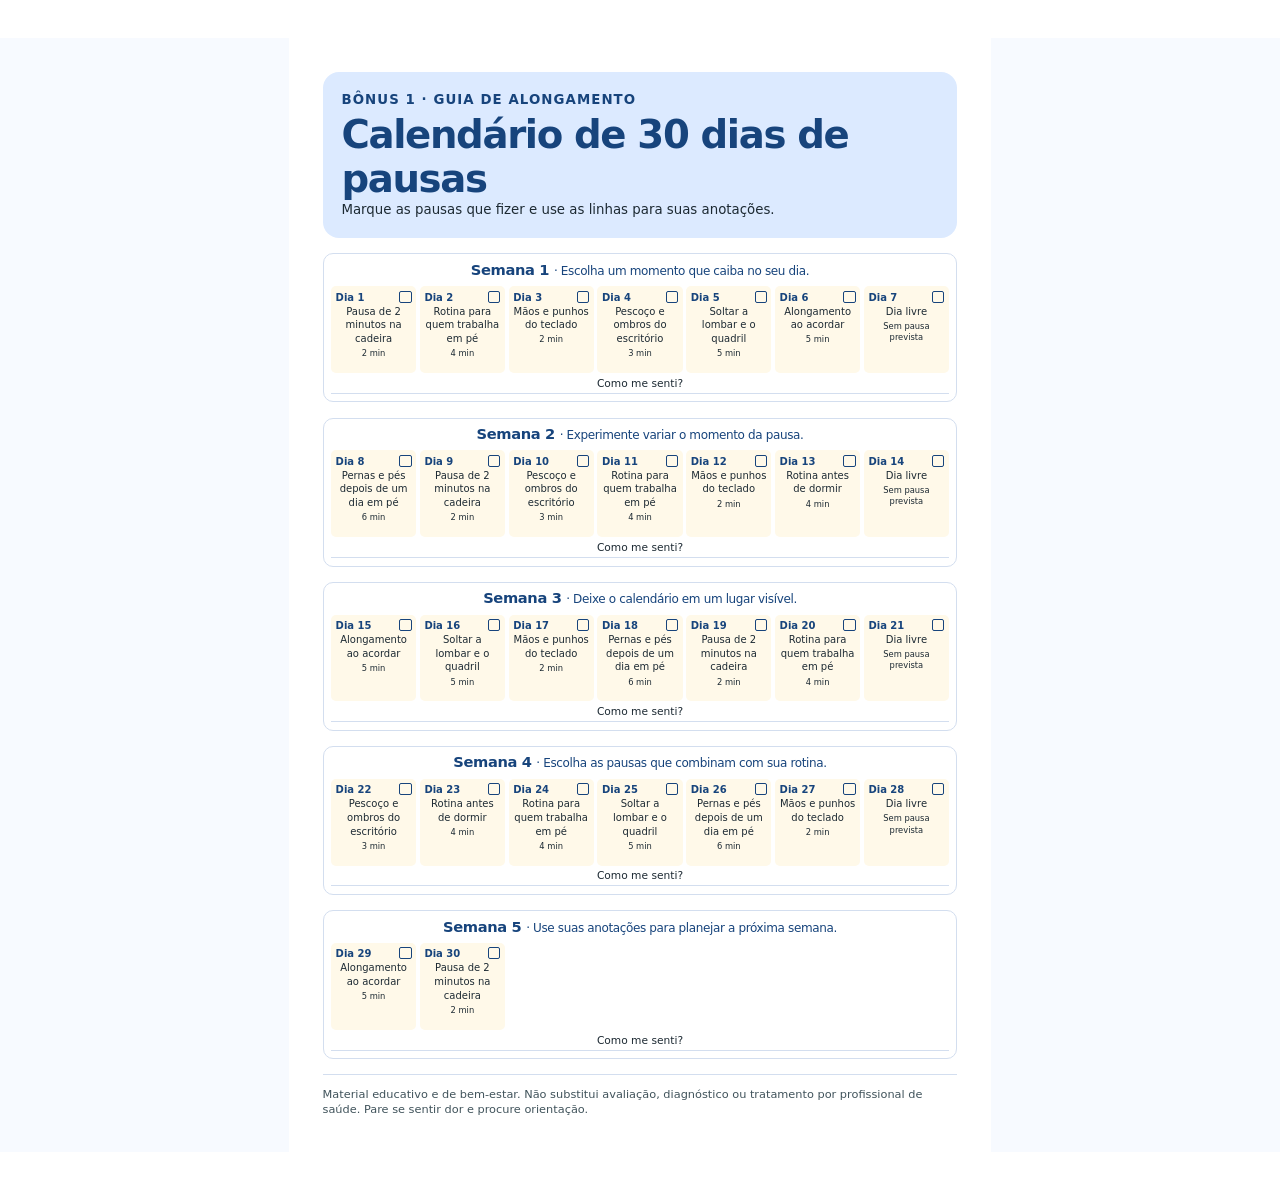
<file: bonus/calendario-30-dias/index.html>
<!doctype html><html lang="pt-BR"><head><meta charset="utf-8"><meta name="viewport" content="width=device-width,initial-scale=1, viewport-fit=cover"><meta name="robots" content="noindex"><title>Calendário de 30 dias de pausas</title><link rel="stylesheet" href="../print.css"><script src="../../meta-pixel.js" defer></script><!-- UTMify: preservação de UTMs e identificadores de origem -->
<script>
(function () {
  var utmifyScript = document.createElement('script');
  utmifyScript.src = 'https://cdn.utmify.com.br/scripts/utms/latest.js';
  utmifyScript.async = true;
  utmifyScript.defer = true;
  utmifyScript.setAttribute('data-utmify-prevent-xcod-sck', '');
  utmifyScript.setAttribute('data-utmify-prevent-subids', '');
  (document.head || document.documentElement).appendChild(utmifyScript);
})();
</script>
</head><body>
<noscript><img height="1" width="1" style="display:none" src="https://www.facebook.com/tr?id=1810741443566756&ev=PageView&noscript=1" alt=""></noscript><main><article class="sheet "><header><p class="kicker">BÔNUS 1 · GUIA DE ALONGAMENTO</p><h1>Calendário de 30 dias de pausas</h1><p>Marque as pausas que fizer e use as linhas para suas anotações.</p></header><section class="week"><h2>Semana 1 <span>· Escolha um momento que caiba no seu dia.</span></h2><ol class="days" style="list-style:none;margin:0;padding:0"><li class="day"><b>Dia 1<span class="box" aria-label="Espaço para marcar"></span></b>Pausa de 2 minutos na cadeira<small>2 min</small></li><li class="day"><b>Dia 2<span class="box" aria-label="Espaço para marcar"></span></b>Rotina para quem trabalha em pé<small>4 min</small></li><li class="day"><b>Dia 3<span class="box" aria-label="Espaço para marcar"></span></b>Mãos e punhos do teclado<small>2 min</small></li><li class="day"><b>Dia 4<span class="box" aria-label="Espaço para marcar"></span></b>Pescoço e ombros do escritório<small>3 min</small></li><li class="day"><b>Dia 5<span class="box" aria-label="Espaço para marcar"></span></b>Soltar a lombar e o quadril<small>5 min</small></li><li class="day"><b>Dia 6<span class="box" aria-label="Espaço para marcar"></span></b>Alongamento ao acordar<small>5 min</small></li><li class="day"><b>Dia 7<span class="box" aria-label="Espaço para marcar"></span></b>Dia livre<small>Sem pausa prevista</small></li></ol><p class="note">Como me senti?</p></section><section class="week"><h2>Semana 2 <span>· Experimente variar o momento da pausa.</span></h2><ol class="days" style="list-style:none;margin:0;padding:0"><li class="day"><b>Dia 8<span class="box" aria-label="Espaço para marcar"></span></b>Pernas e pés depois de um dia em pé<small>6 min</small></li><li class="day"><b>Dia 9<span class="box" aria-label="Espaço para marcar"></span></b>Pausa de 2 minutos na cadeira<small>2 min</small></li><li class="day"><b>Dia 10<span class="box" aria-label="Espaço para marcar"></span></b>Pescoço e ombros do escritório<small>3 min</small></li><li class="day"><b>Dia 11<span class="box" aria-label="Espaço para marcar"></span></b>Rotina para quem trabalha em pé<small>4 min</small></li><li class="day"><b>Dia 12<span class="box" aria-label="Espaço para marcar"></span></b>Mãos e punhos do teclado<small>2 min</small></li><li class="day"><b>Dia 13<span class="box" aria-label="Espaço para marcar"></span></b>Rotina antes de dormir<small>4 min</small></li><li class="day"><b>Dia 14<span class="box" aria-label="Espaço para marcar"></span></b>Dia livre<small>Sem pausa prevista</small></li></ol><p class="note">Como me senti?</p></section><section class="week"><h2>Semana 3 <span>· Deixe o calendário em um lugar visível.</span></h2><ol class="days" style="list-style:none;margin:0;padding:0"><li class="day"><b>Dia 15<span class="box" aria-label="Espaço para marcar"></span></b>Alongamento ao acordar<small>5 min</small></li><li class="day"><b>Dia 16<span class="box" aria-label="Espaço para marcar"></span></b>Soltar a lombar e o quadril<small>5 min</small></li><li class="day"><b>Dia 17<span class="box" aria-label="Espaço para marcar"></span></b>Mãos e punhos do teclado<small>2 min</small></li><li class="day"><b>Dia 18<span class="box" aria-label="Espaço para marcar"></span></b>Pernas e pés depois de um dia em pé<small>6 min</small></li><li class="day"><b>Dia 19<span class="box" aria-label="Espaço para marcar"></span></b>Pausa de 2 minutos na cadeira<small>2 min</small></li><li class="day"><b>Dia 20<span class="box" aria-label="Espaço para marcar"></span></b>Rotina para quem trabalha em pé<small>4 min</small></li><li class="day"><b>Dia 21<span class="box" aria-label="Espaço para marcar"></span></b>Dia livre<small>Sem pausa prevista</small></li></ol><p class="note">Como me senti?</p></section><section class="week"><h2>Semana 4 <span>· Escolha as pausas que combinam com sua rotina.</span></h2><ol class="days" style="list-style:none;margin:0;padding:0"><li class="day"><b>Dia 22<span class="box" aria-label="Espaço para marcar"></span></b>Pescoço e ombros do escritório<small>3 min</small></li><li class="day"><b>Dia 23<span class="box" aria-label="Espaço para marcar"></span></b>Rotina antes de dormir<small>4 min</small></li><li class="day"><b>Dia 24<span class="box" aria-label="Espaço para marcar"></span></b>Rotina para quem trabalha em pé<small>4 min</small></li><li class="day"><b>Dia 25<span class="box" aria-label="Espaço para marcar"></span></b>Soltar a lombar e o quadril<small>5 min</small></li><li class="day"><b>Dia 26<span class="box" aria-label="Espaço para marcar"></span></b>Pernas e pés depois de um dia em pé<small>6 min</small></li><li class="day"><b>Dia 27<span class="box" aria-label="Espaço para marcar"></span></b>Mãos e punhos do teclado<small>2 min</small></li><li class="day"><b>Dia 28<span class="box" aria-label="Espaço para marcar"></span></b>Dia livre<small>Sem pausa prevista</small></li></ol><p class="note">Como me senti?</p></section><section class="week"><h2>Semana 5 <span>· Use suas anotações para planejar a próxima semana.</span></h2><ol class="days" style="list-style:none;margin:0;padding:0"><li class="day"><b>Dia 29<span class="box" aria-label="Espaço para marcar"></span></b>Alongamento ao acordar<small>5 min</small></li><li class="day"><b>Dia 30<span class="box" aria-label="Espaço para marcar"></span></b>Pausa de 2 minutos na cadeira<small>2 min</small></li></ol><p class="note">Como me senti?</p></section><footer>Material educativo e de bem-estar. Não substitui avaliação, diagnóstico ou tratamento por profissional de saúde. Pare se sentir dor e procure orientação.</footer></article></main></body></html>
</file>
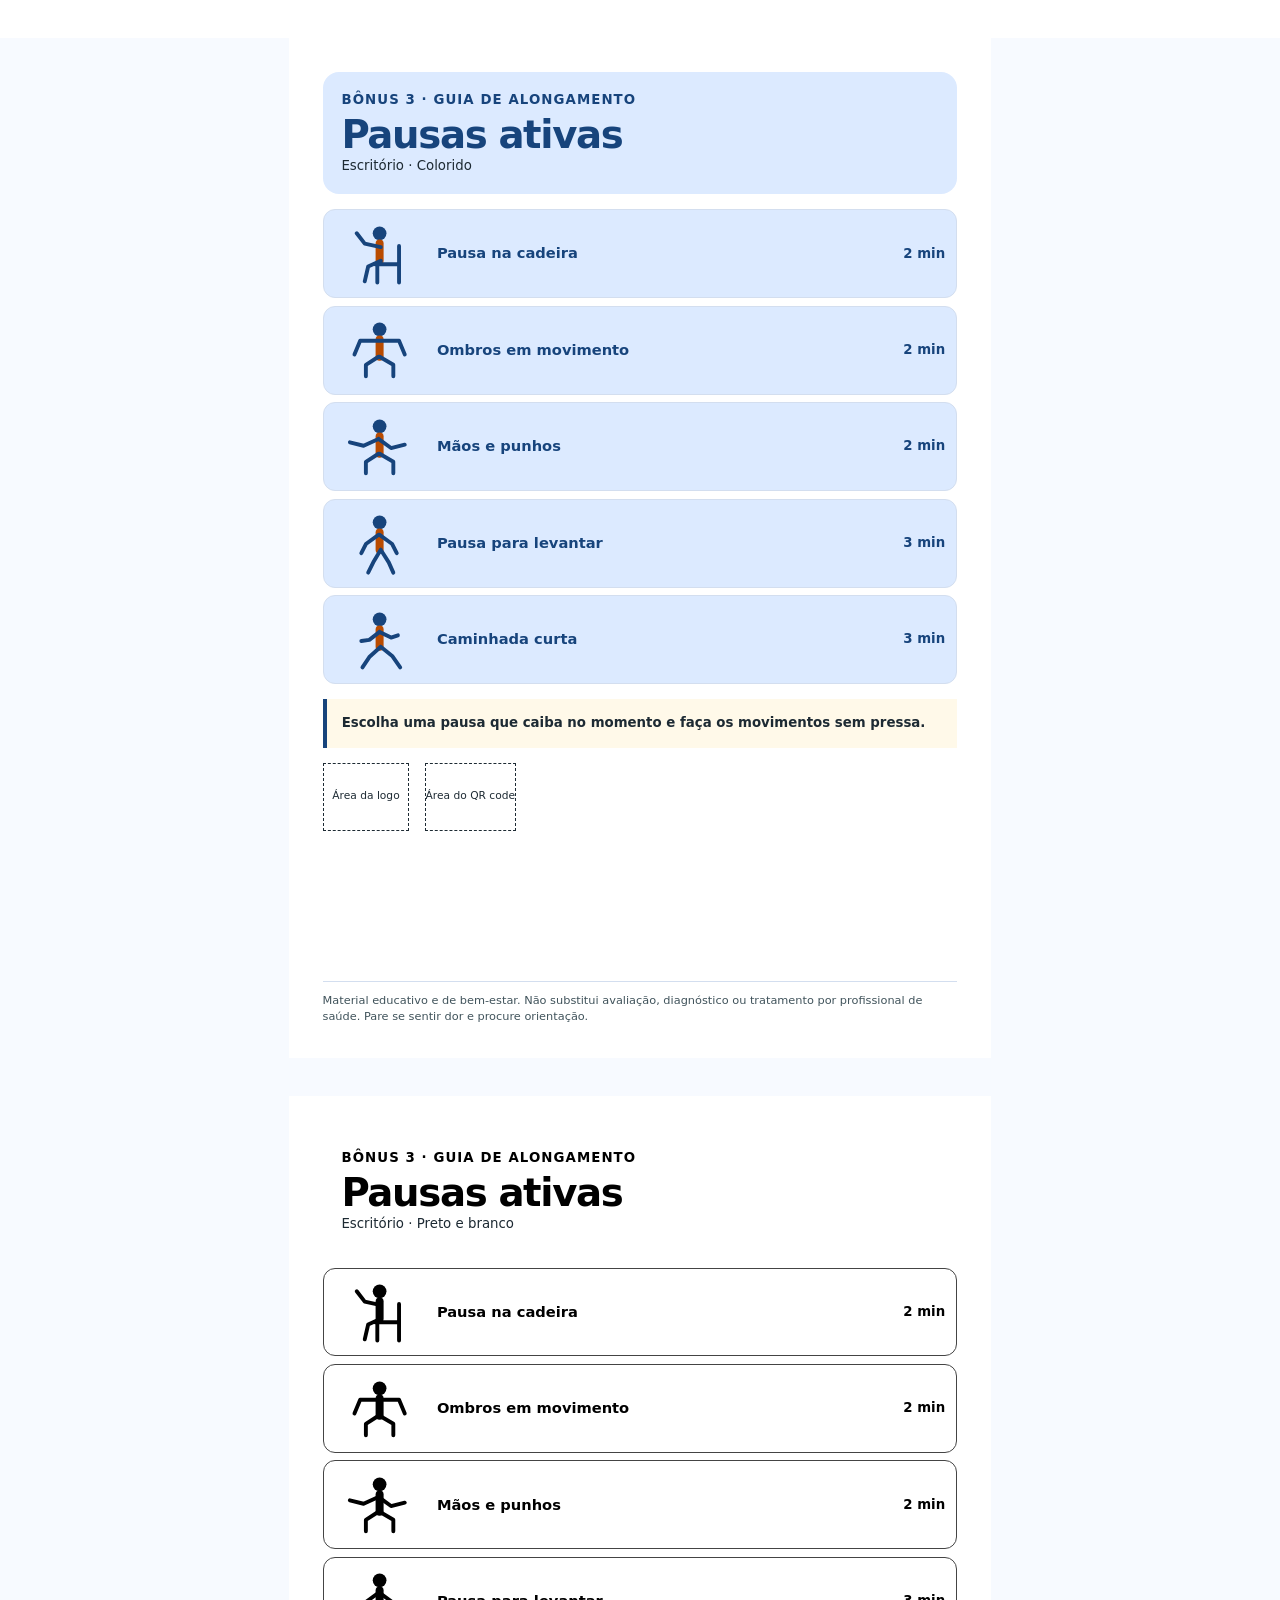
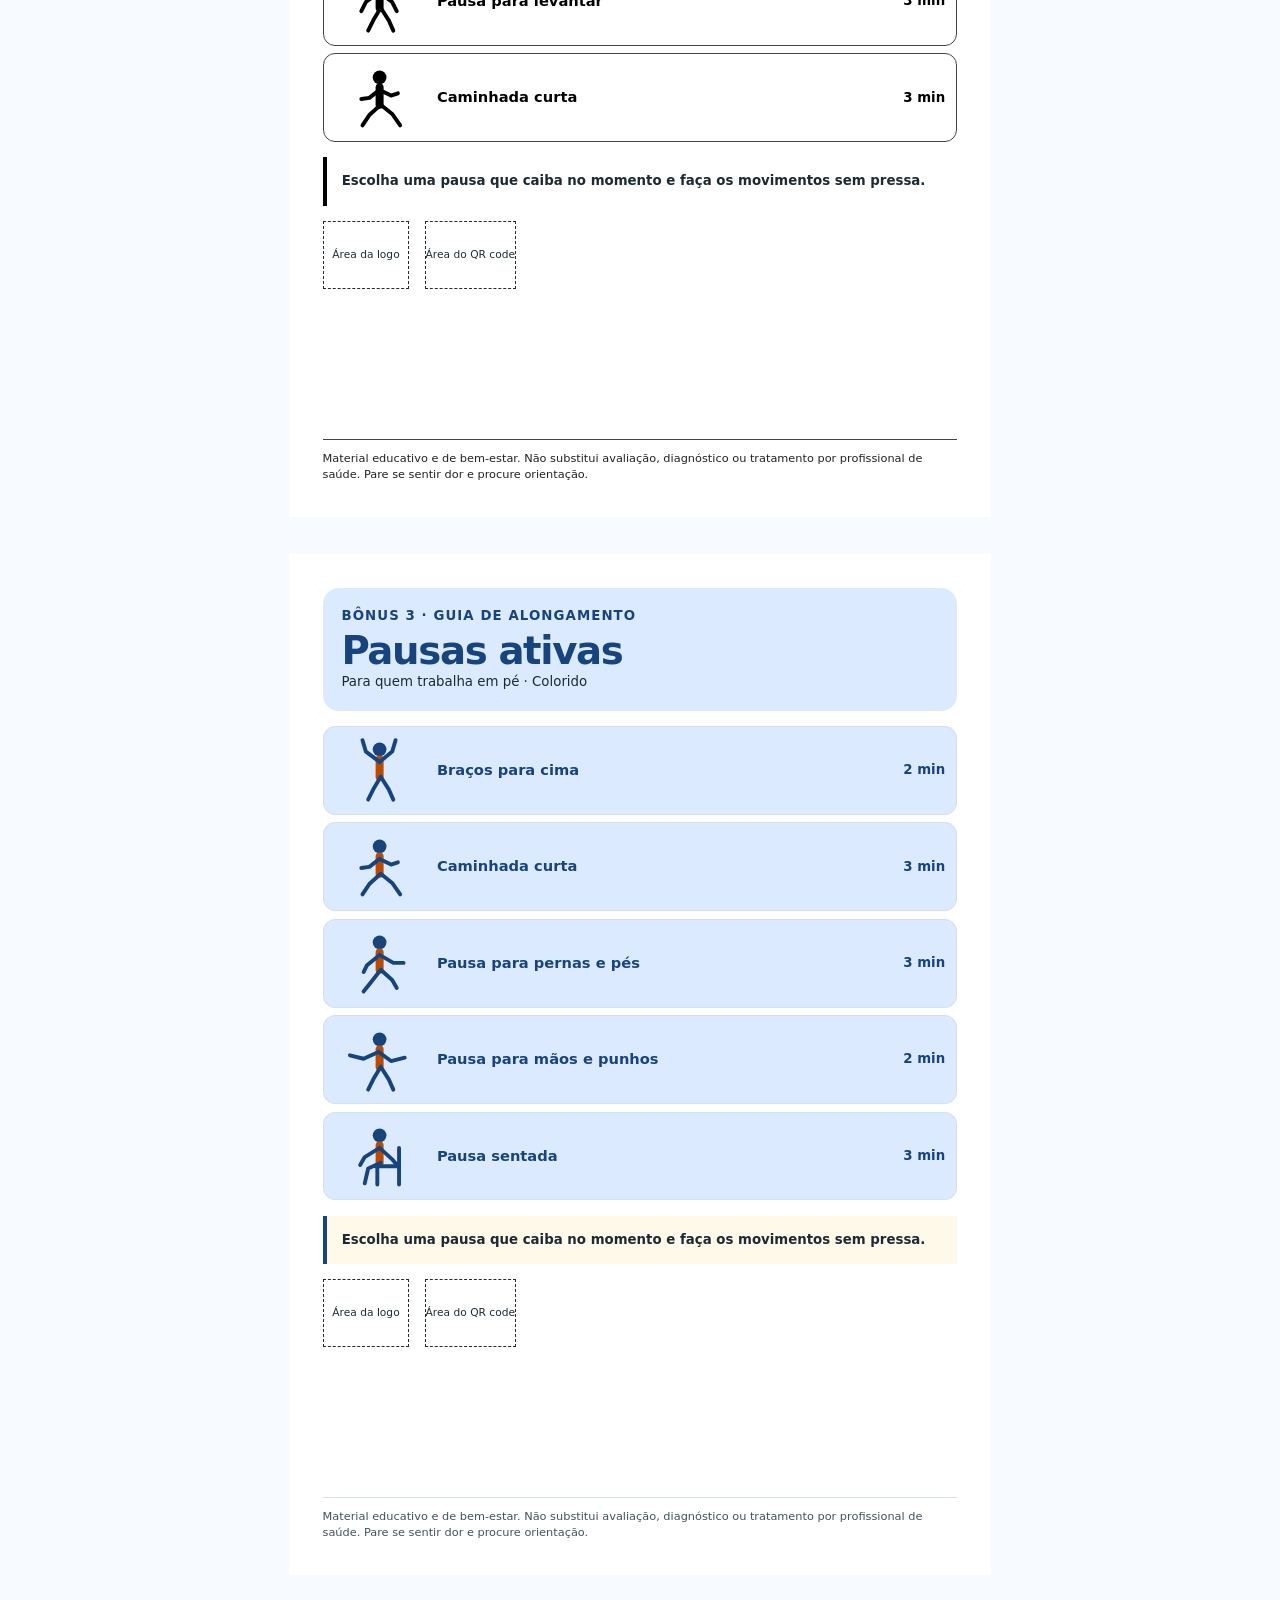
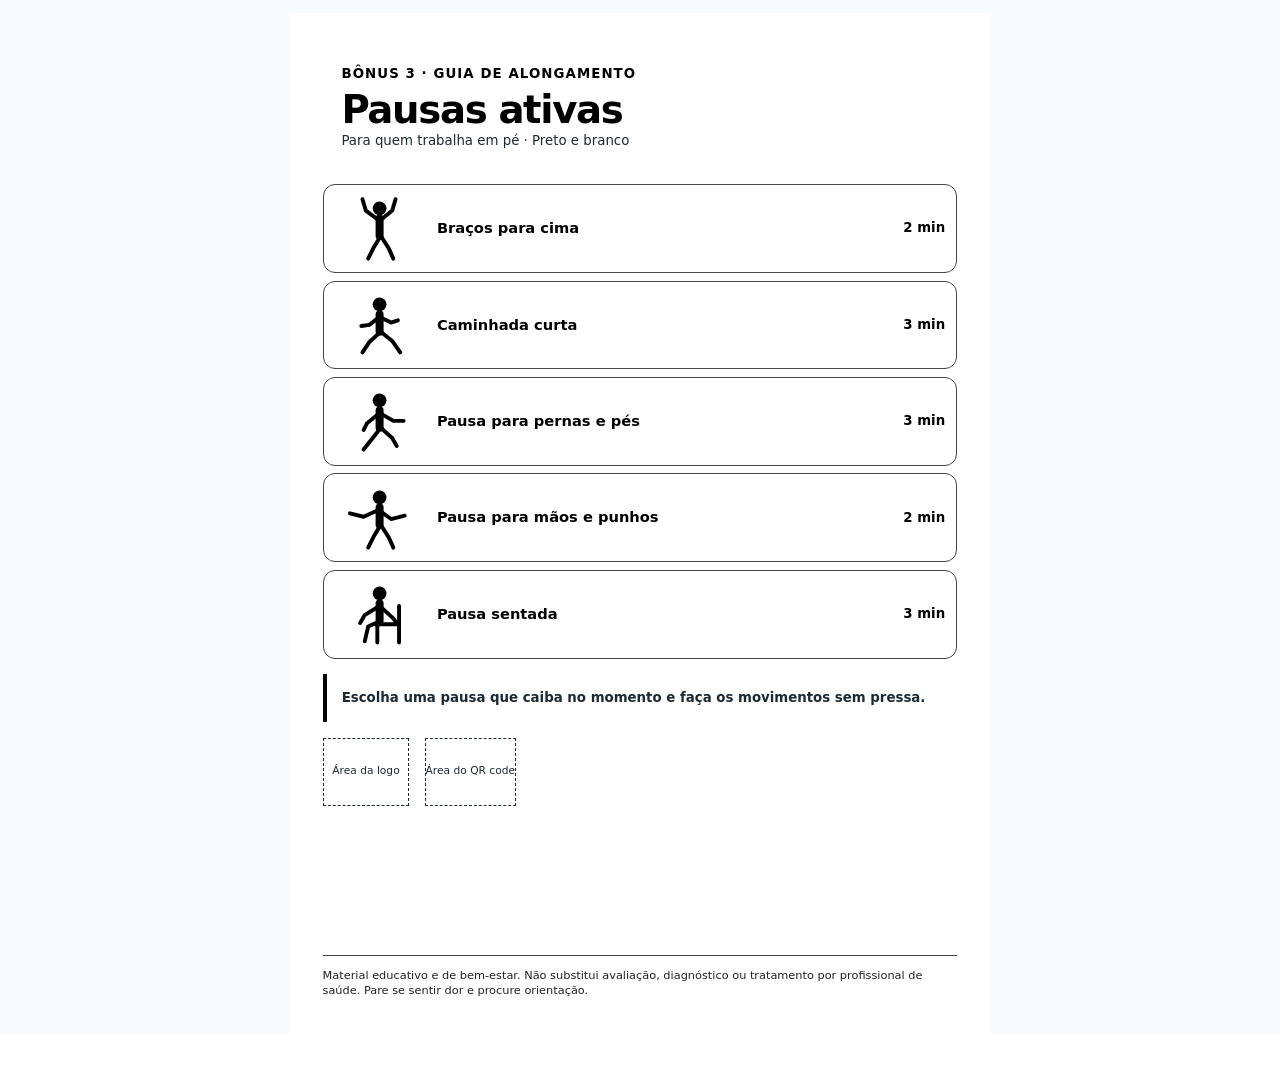
<file: bonus/cartaz-pausas/index.html>
<!doctype html><html lang="pt-BR"><head><meta charset="utf-8"><meta name="viewport" content="width=device-width,initial-scale=1, viewport-fit=cover"><meta name="robots" content="noindex"><title>Cartaz imprimível de pausas ativas</title><link rel="stylesheet" href="../print.css"><script src="../../meta-pixel.js" defer></script><!-- UTMify: preservação de UTMs e identificadores de origem -->
<script>
(function () {
  var utmifyScript = document.createElement('script');
  utmifyScript.src = 'https://cdn.utmify.com.br/scripts/utms/latest.js';
  utmifyScript.async = true;
  utmifyScript.defer = true;
  utmifyScript.setAttribute('data-utmify-prevent-xcod-sck', '');
  utmifyScript.setAttribute('data-utmify-prevent-subids', '');
  (document.head || document.documentElement).appendChild(utmifyScript);
})();
</script>
</head><body>
<noscript><img height="1" width="1" style="display:none" src="https://www.facebook.com/tr?id=1810741443566756&ev=PageView&noscript=1" alt=""></noscript><main><article class="sheet "><header><p class="kicker">BÔNUS 3 · GUIA DE ALONGAMENTO</p><h1>Pausas ativas</h1><p>Escritório · Colorido</p></header><ul class="poster-list"><li><svg viewBox="0 0 76 62" aria-hidden="true"><circle cx="39" cy="13" r="6" fill="currentColor"/><path d="M39 22v15" stroke="var(--coral)" stroke-width="7" stroke-linecap="round"/><path d="M35 40h21v-16m0 16v16m-19-16v16 M40 37l-11 5-3 13 M40 25 26 22 19 13" fill="none" stroke="currentColor" stroke-width="3.4" stroke-linecap="round" stroke-linejoin="round"/></svg><h3>Pausa na cadeira</h3><strong>2 min</strong></li><li><svg viewBox="0 0 76 62" aria-hidden="true"><circle cx="39" cy="13" r="6" fill="currentColor"/><path d="M39 22v15" stroke="var(--coral)" stroke-width="7" stroke-linecap="round"/><path d="M38 37l-11 7v10m12-17 12 7v10 M39 23 22 23 17 35m22-12 17 0 5 12" fill="none" stroke="currentColor" stroke-width="3.4" stroke-linecap="round" stroke-linejoin="round"/></svg><h3>Ombros em movimento</h3><strong>2 min</strong></li><li><svg viewBox="0 0 76 62" aria-hidden="true"><circle cx="39" cy="13" r="6" fill="currentColor"/><path d="M39 22v15" stroke="var(--coral)" stroke-width="7" stroke-linecap="round"/><path d="M38 37l-11 7v10m12-17 12 7v10 M38 24 25 30 13 27m25-3 11 8 12-3" fill="none" stroke="currentColor" stroke-width="3.4" stroke-linecap="round" stroke-linejoin="round"/></svg><h3>Mãos e punhos</h3><strong>2 min</strong></li><li><svg viewBox="0 0 76 62" aria-hidden="true"><circle cx="39" cy="13" r="6" fill="currentColor"/><path d="M39 22v15" stroke="var(--coral)" stroke-width="7" stroke-linecap="round"/><path d="M40 37 34 47 29 57m11-20 7 11 4 9 M38 24 27 32 23 40m16-16 11 8 4 8" fill="none" stroke="currentColor" stroke-width="3.4" stroke-linecap="round" stroke-linejoin="round"/></svg><h3>Pausa para levantar</h3><strong>3 min</strong></li><li><svg viewBox="0 0 76 62" aria-hidden="true"><circle cx="39" cy="13" r="6" fill="currentColor"/><path d="M39 22v15" stroke="var(--coral)" stroke-width="7" stroke-linecap="round"/><path d="M40 37 30 46 24 55m16-18 10 8 7 10 M39 24 30 31 23 32m16-8 10 5 6-2" fill="none" stroke="currentColor" stroke-width="3.4" stroke-linecap="round" stroke-linejoin="round"/></svg><h3>Caminhada curta</h3><strong>3 min</strong></li></ul><p class="notice">Escolha uma pausa que caiba no momento e faça os movimentos sem pressa.</p><div class="poster-bottom"><div class="reserve">Área da logo</div><div class="reserve">Área do QR code</div></div><footer>Material educativo e de bem-estar. Não substitui avaliação, diagnóstico ou tratamento por profissional de saúde. Pare se sentir dor e procure orientação.</footer></article><article class="sheet mono"><header><p class="kicker">BÔNUS 3 · GUIA DE ALONGAMENTO</p><h1>Pausas ativas</h1><p>Escritório · Preto e branco</p></header><ul class="poster-list"><li><svg viewBox="0 0 76 62" aria-hidden="true"><circle cx="39" cy="13" r="6" fill="currentColor"/><path d="M39 22v15" stroke="var(--coral)" stroke-width="7" stroke-linecap="round"/><path d="M35 40h21v-16m0 16v16m-19-16v16 M40 37l-11 5-3 13 M40 25 26 22 19 13" fill="none" stroke="currentColor" stroke-width="3.4" stroke-linecap="round" stroke-linejoin="round"/></svg><h3>Pausa na cadeira</h3><strong>2 min</strong></li><li><svg viewBox="0 0 76 62" aria-hidden="true"><circle cx="39" cy="13" r="6" fill="currentColor"/><path d="M39 22v15" stroke="var(--coral)" stroke-width="7" stroke-linecap="round"/><path d="M38 37l-11 7v10m12-17 12 7v10 M39 23 22 23 17 35m22-12 17 0 5 12" fill="none" stroke="currentColor" stroke-width="3.4" stroke-linecap="round" stroke-linejoin="round"/></svg><h3>Ombros em movimento</h3><strong>2 min</strong></li><li><svg viewBox="0 0 76 62" aria-hidden="true"><circle cx="39" cy="13" r="6" fill="currentColor"/><path d="M39 22v15" stroke="var(--coral)" stroke-width="7" stroke-linecap="round"/><path d="M38 37l-11 7v10m12-17 12 7v10 M38 24 25 30 13 27m25-3 11 8 12-3" fill="none" stroke="currentColor" stroke-width="3.4" stroke-linecap="round" stroke-linejoin="round"/></svg><h3>Mãos e punhos</h3><strong>2 min</strong></li><li><svg viewBox="0 0 76 62" aria-hidden="true"><circle cx="39" cy="13" r="6" fill="currentColor"/><path d="M39 22v15" stroke="var(--coral)" stroke-width="7" stroke-linecap="round"/><path d="M40 37 34 47 29 57m11-20 7 11 4 9 M38 24 27 32 23 40m16-16 11 8 4 8" fill="none" stroke="currentColor" stroke-width="3.4" stroke-linecap="round" stroke-linejoin="round"/></svg><h3>Pausa para levantar</h3><strong>3 min</strong></li><li><svg viewBox="0 0 76 62" aria-hidden="true"><circle cx="39" cy="13" r="6" fill="currentColor"/><path d="M39 22v15" stroke="var(--coral)" stroke-width="7" stroke-linecap="round"/><path d="M40 37 30 46 24 55m16-18 10 8 7 10 M39 24 30 31 23 32m16-8 10 5 6-2" fill="none" stroke="currentColor" stroke-width="3.4" stroke-linecap="round" stroke-linejoin="round"/></svg><h3>Caminhada curta</h3><strong>3 min</strong></li></ul><p class="notice">Escolha uma pausa que caiba no momento e faça os movimentos sem pressa.</p><div class="poster-bottom"><div class="reserve">Área da logo</div><div class="reserve">Área do QR code</div></div><footer>Material educativo e de bem-estar. Não substitui avaliação, diagnóstico ou tratamento por profissional de saúde. Pare se sentir dor e procure orientação.</footer></article><article class="sheet "><header><p class="kicker">BÔNUS 3 · GUIA DE ALONGAMENTO</p><h1>Pausas ativas</h1><p>Para quem trabalha em pé · Colorido</p></header><ul class="poster-list"><li><svg viewBox="0 0 76 62" aria-hidden="true"><circle cx="39" cy="13" r="6" fill="currentColor"/><path d="M39 22v15" stroke="var(--coral)" stroke-width="7" stroke-linecap="round"/><path d="M40 37 34 47 29 57m11-20 7 11 4 9 M39 24 27 15 24 5m15 19 11-9 3-10" fill="none" stroke="currentColor" stroke-width="3.4" stroke-linecap="round" stroke-linejoin="round"/></svg><h3>Braços para cima</h3><strong>2 min</strong></li><li><svg viewBox="0 0 76 62" aria-hidden="true"><circle cx="39" cy="13" r="6" fill="currentColor"/><path d="M39 22v15" stroke="var(--coral)" stroke-width="7" stroke-linecap="round"/><path d="M40 37 30 46 24 55m16-18 10 8 7 10 M39 24 30 31 23 32m16-8 10 5 6-2" fill="none" stroke="currentColor" stroke-width="3.4" stroke-linecap="round" stroke-linejoin="round"/></svg><h3>Caminhada curta</h3><strong>3 min</strong></li><li><svg viewBox="0 0 76 62" aria-hidden="true"><circle cx="39" cy="13" r="6" fill="currentColor"/><path d="M39 22v15" stroke="var(--coral)" stroke-width="7" stroke-linecap="round"/><path d="M40 37 33 46 25 56m15-19 10 9 4 7 M39 24 28 33 25 39m14-15 12 7 9 0" fill="none" stroke="currentColor" stroke-width="3.4" stroke-linecap="round" stroke-linejoin="round"/></svg><h3>Pausa para pernas e pés</h3><strong>3 min</strong></li><li><svg viewBox="0 0 76 62" aria-hidden="true"><circle cx="39" cy="13" r="6" fill="currentColor"/><path d="M39 22v15" stroke="var(--coral)" stroke-width="7" stroke-linecap="round"/><path d="M40 37 34 47 29 57m11-20 7 11 4 9 M38 24 25 30 13 27m25-3 11 8 12-3" fill="none" stroke="currentColor" stroke-width="3.4" stroke-linecap="round" stroke-linejoin="round"/></svg><h3>Pausa para mãos e punhos</h3><strong>2 min</strong></li><li><svg viewBox="0 0 76 62" aria-hidden="true"><circle cx="39" cy="13" r="6" fill="currentColor"/><path d="M39 22v15" stroke="var(--coral)" stroke-width="7" stroke-linecap="round"/><path d="M35 40h21v-16m0 16v16m-19-16v16 M40 37l-11 5-3 13 M39 24 26 32 22 39m17-15 11 10 5 6" fill="none" stroke="currentColor" stroke-width="3.4" stroke-linecap="round" stroke-linejoin="round"/></svg><h3>Pausa sentada</h3><strong>3 min</strong></li></ul><p class="notice">Escolha uma pausa que caiba no momento e faça os movimentos sem pressa.</p><div class="poster-bottom"><div class="reserve">Área da logo</div><div class="reserve">Área do QR code</div></div><footer>Material educativo e de bem-estar. Não substitui avaliação, diagnóstico ou tratamento por profissional de saúde. Pare se sentir dor e procure orientação.</footer></article><article class="sheet mono"><header><p class="kicker">BÔNUS 3 · GUIA DE ALONGAMENTO</p><h1>Pausas ativas</h1><p>Para quem trabalha em pé · Preto e branco</p></header><ul class="poster-list"><li><svg viewBox="0 0 76 62" aria-hidden="true"><circle cx="39" cy="13" r="6" fill="currentColor"/><path d="M39 22v15" stroke="var(--coral)" stroke-width="7" stroke-linecap="round"/><path d="M40 37 34 47 29 57m11-20 7 11 4 9 M39 24 27 15 24 5m15 19 11-9 3-10" fill="none" stroke="currentColor" stroke-width="3.4" stroke-linecap="round" stroke-linejoin="round"/></svg><h3>Braços para cima</h3><strong>2 min</strong></li><li><svg viewBox="0 0 76 62" aria-hidden="true"><circle cx="39" cy="13" r="6" fill="currentColor"/><path d="M39 22v15" stroke="var(--coral)" stroke-width="7" stroke-linecap="round"/><path d="M40 37 30 46 24 55m16-18 10 8 7 10 M39 24 30 31 23 32m16-8 10 5 6-2" fill="none" stroke="currentColor" stroke-width="3.4" stroke-linecap="round" stroke-linejoin="round"/></svg><h3>Caminhada curta</h3><strong>3 min</strong></li><li><svg viewBox="0 0 76 62" aria-hidden="true"><circle cx="39" cy="13" r="6" fill="currentColor"/><path d="M39 22v15" stroke="var(--coral)" stroke-width="7" stroke-linecap="round"/><path d="M40 37 33 46 25 56m15-19 10 9 4 7 M39 24 28 33 25 39m14-15 12 7 9 0" fill="none" stroke="currentColor" stroke-width="3.4" stroke-linecap="round" stroke-linejoin="round"/></svg><h3>Pausa para pernas e pés</h3><strong>3 min</strong></li><li><svg viewBox="0 0 76 62" aria-hidden="true"><circle cx="39" cy="13" r="6" fill="currentColor"/><path d="M39 22v15" stroke="var(--coral)" stroke-width="7" stroke-linecap="round"/><path d="M40 37 34 47 29 57m11-20 7 11 4 9 M38 24 25 30 13 27m25-3 11 8 12-3" fill="none" stroke="currentColor" stroke-width="3.4" stroke-linecap="round" stroke-linejoin="round"/></svg><h3>Pausa para mãos e punhos</h3><strong>2 min</strong></li><li><svg viewBox="0 0 76 62" aria-hidden="true"><circle cx="39" cy="13" r="6" fill="currentColor"/><path d="M39 22v15" stroke="var(--coral)" stroke-width="7" stroke-linecap="round"/><path d="M35 40h21v-16m0 16v16m-19-16v16 M40 37l-11 5-3 13 M39 24 26 32 22 39m17-15 11 10 5 6" fill="none" stroke="currentColor" stroke-width="3.4" stroke-linecap="round" stroke-linejoin="round"/></svg><h3>Pausa sentada</h3><strong>3 min</strong></li></ul><p class="notice">Escolha uma pausa que caiba no momento e faça os movimentos sem pressa.</p><div class="poster-bottom"><div class="reserve">Área da logo</div><div class="reserve">Área do QR code</div></div><footer>Material educativo e de bem-estar. Não substitui avaliação, diagnóstico ou tratamento por profissional de saúde. Pare se sentir dor e procure orientação.</footer></article></main></body></html>
</file>
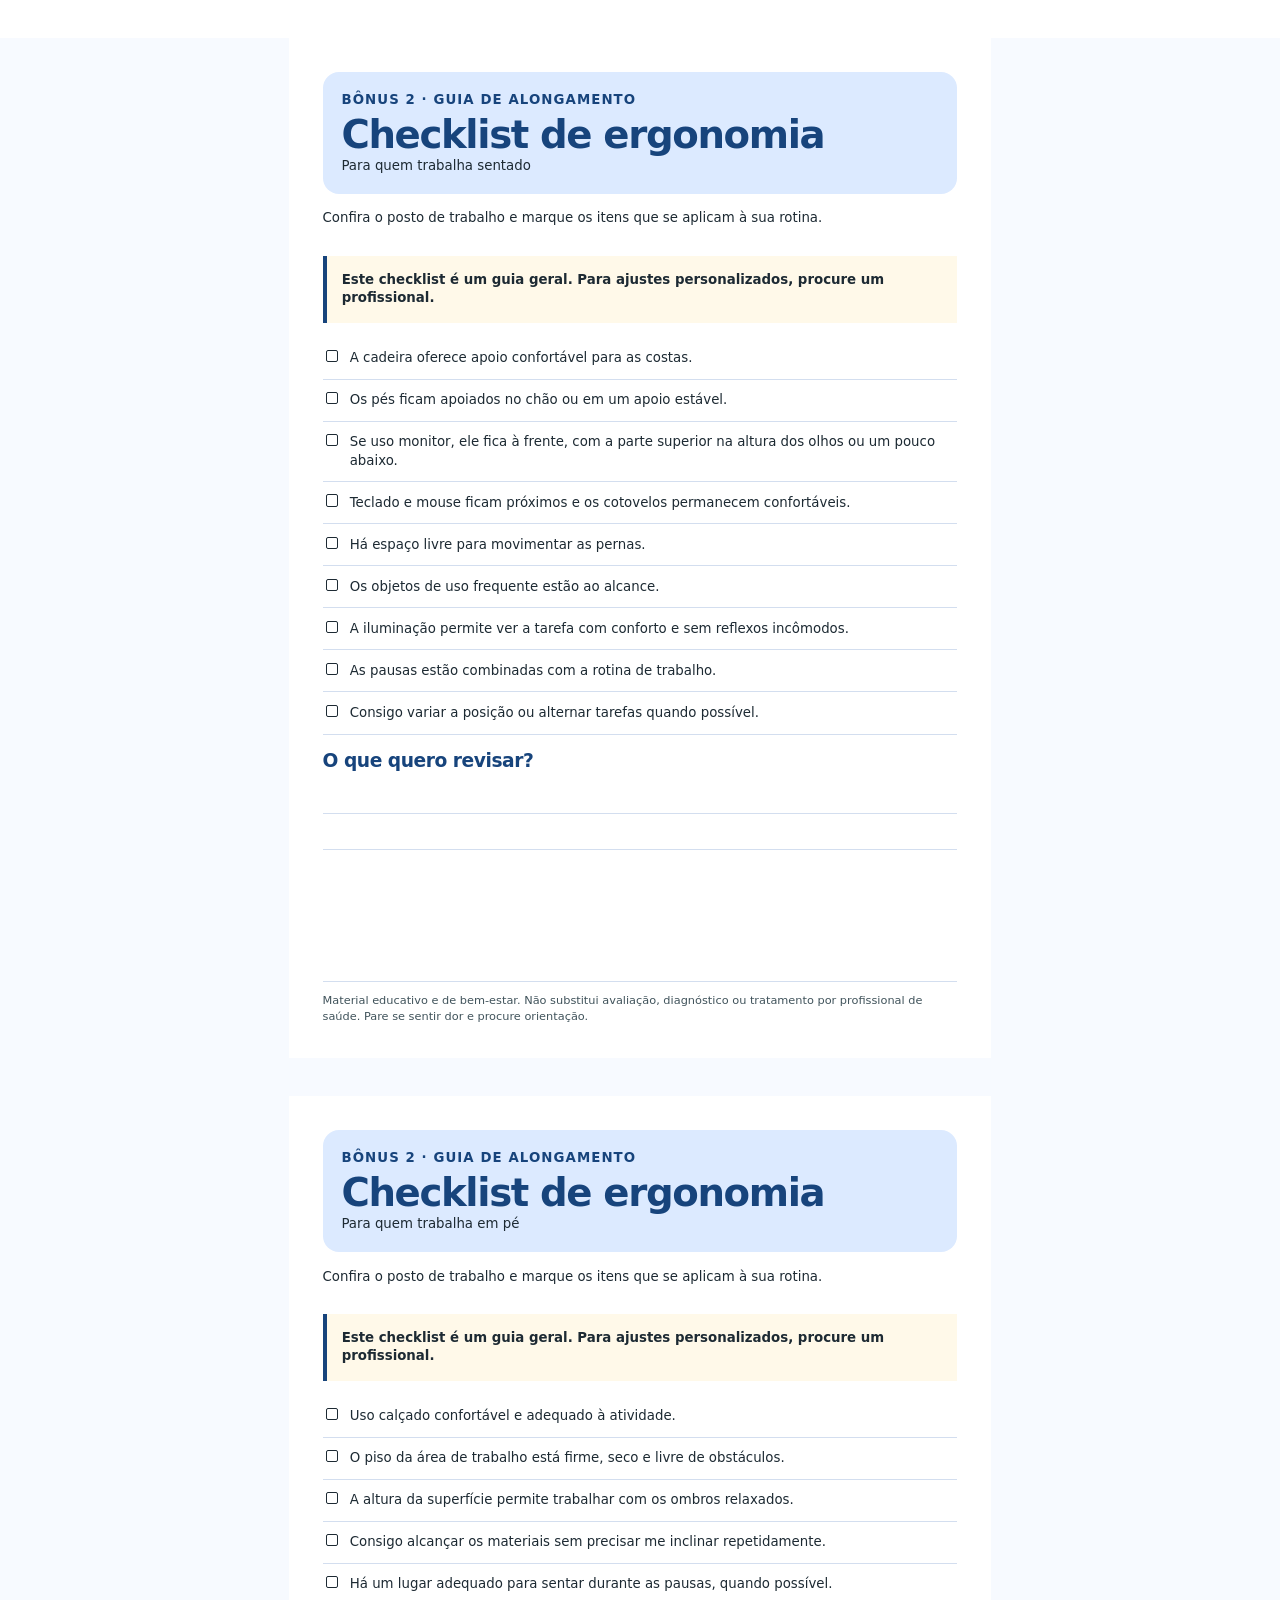
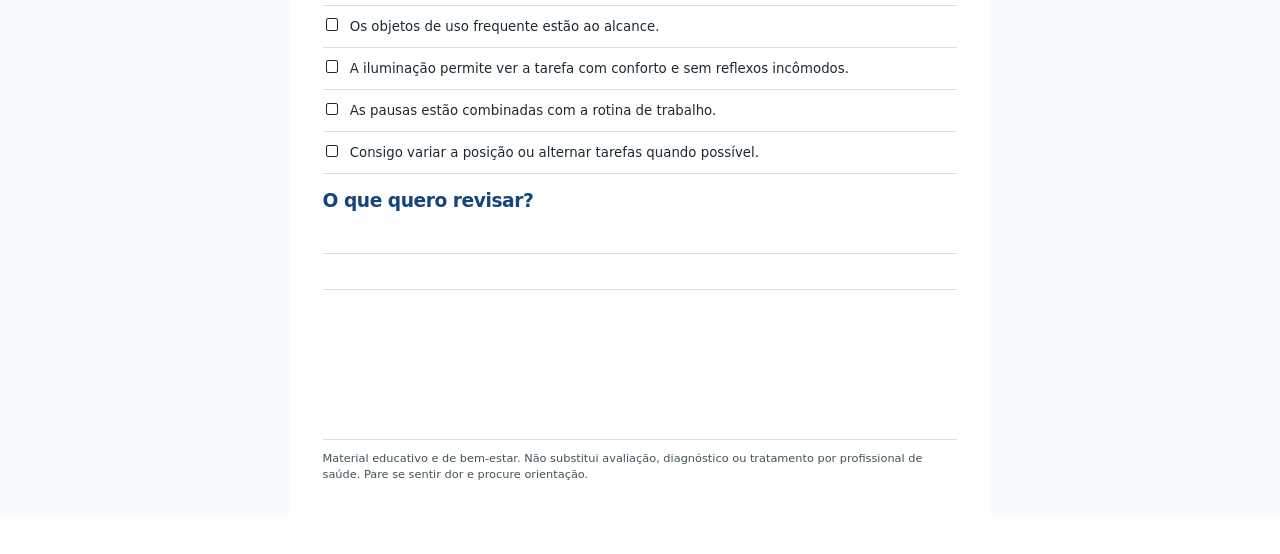
<file: bonus/checklist-ergonomia/index.html>
<!doctype html><html lang="pt-BR"><head><meta charset="utf-8"><meta name="viewport" content="width=device-width,initial-scale=1, viewport-fit=cover"><meta name="robots" content="noindex"><title>Checklist de ergonomia do posto de trabalho</title><link rel="stylesheet" href="../print.css"><script src="../../meta-pixel.js" defer></script><!-- UTMify: preservação de UTMs e identificadores de origem -->
<script>
(function () {
  var utmifyScript = document.createElement('script');
  utmifyScript.src = 'https://cdn.utmify.com.br/scripts/utms/latest.js';
  utmifyScript.async = true;
  utmifyScript.defer = true;
  utmifyScript.setAttribute('data-utmify-prevent-xcod-sck', '');
  utmifyScript.setAttribute('data-utmify-prevent-subids', '');
  (document.head || document.documentElement).appendChild(utmifyScript);
})();
</script>
</head><body>
<noscript><img height="1" width="1" style="display:none" src="https://www.facebook.com/tr?id=1810741443566756&ev=PageView&noscript=1" alt=""></noscript><main><article class="sheet "><header><p class="kicker">BÔNUS 2 · GUIA DE ALONGAMENTO</p><h1>Checklist de ergonomia</h1><p>Para quem trabalha sentado</p></header><p>Confira o posto de trabalho e marque os itens que se aplicam à sua rotina.</p><p class="notice">Este checklist é um guia geral. Para ajustes personalizados, procure um profissional.</p><ul><li class="check-item"><span class="box" aria-hidden="true"></span>A cadeira oferece apoio confortável para as costas.</li><li class="check-item"><span class="box" aria-hidden="true"></span>Os pés ficam apoiados no chão ou em um apoio estável.</li><li class="check-item"><span class="box" aria-hidden="true"></span>Se uso monitor, ele fica à frente, com a parte superior na altura dos olhos ou um pouco abaixo.</li><li class="check-item"><span class="box" aria-hidden="true"></span>Teclado e mouse ficam próximos e os cotovelos permanecem confortáveis.</li><li class="check-item"><span class="box" aria-hidden="true"></span>Há espaço livre para movimentar as pernas.</li><li class="check-item"><span class="box" aria-hidden="true"></span>Os objetos de uso frequente estão ao alcance.</li><li class="check-item"><span class="box" aria-hidden="true"></span>A iluminação permite ver a tarefa com conforto e sem reflexos incômodos.</li><li class="check-item"><span class="box" aria-hidden="true"></span>As pausas estão combinadas com a rotina de trabalho.</li><li class="check-item"><span class="box" aria-hidden="true"></span>Consigo variar a posição ou alternar tarefas quando possível.</li></ul><h2>O que quero revisar?</h2><div class="note"></div><div class="note"></div><footer>Material educativo e de bem-estar. Não substitui avaliação, diagnóstico ou tratamento por profissional de saúde. Pare se sentir dor e procure orientação.</footer></article><article class="sheet "><header><p class="kicker">BÔNUS 2 · GUIA DE ALONGAMENTO</p><h1>Checklist de ergonomia</h1><p>Para quem trabalha em pé</p></header><p>Confira o posto de trabalho e marque os itens que se aplicam à sua rotina.</p><p class="notice">Este checklist é um guia geral. Para ajustes personalizados, procure um profissional.</p><ul><li class="check-item"><span class="box" aria-hidden="true"></span>Uso calçado confortável e adequado à atividade.</li><li class="check-item"><span class="box" aria-hidden="true"></span>O piso da área de trabalho está firme, seco e livre de obstáculos.</li><li class="check-item"><span class="box" aria-hidden="true"></span>A altura da superfície permite trabalhar com os ombros relaxados.</li><li class="check-item"><span class="box" aria-hidden="true"></span>Consigo alcançar os materiais sem precisar me inclinar repetidamente.</li><li class="check-item"><span class="box" aria-hidden="true"></span>Há um lugar adequado para sentar durante as pausas, quando possível.</li><li class="check-item"><span class="box" aria-hidden="true"></span>Os objetos de uso frequente estão ao alcance.</li><li class="check-item"><span class="box" aria-hidden="true"></span>A iluminação permite ver a tarefa com conforto e sem reflexos incômodos.</li><li class="check-item"><span class="box" aria-hidden="true"></span>As pausas estão combinadas com a rotina de trabalho.</li><li class="check-item"><span class="box" aria-hidden="true"></span>Consigo variar a posição ou alternar tarefas quando possível.</li></ul><h2>O que quero revisar?</h2><div class="note"></div><div class="note"></div><footer>Material educativo e de bem-estar. Não substitui avaliação, diagnóstico ou tratamento por profissional de saúde. Pare se sentir dor e procure orientação.</footer></article></main></body></html>
</file>
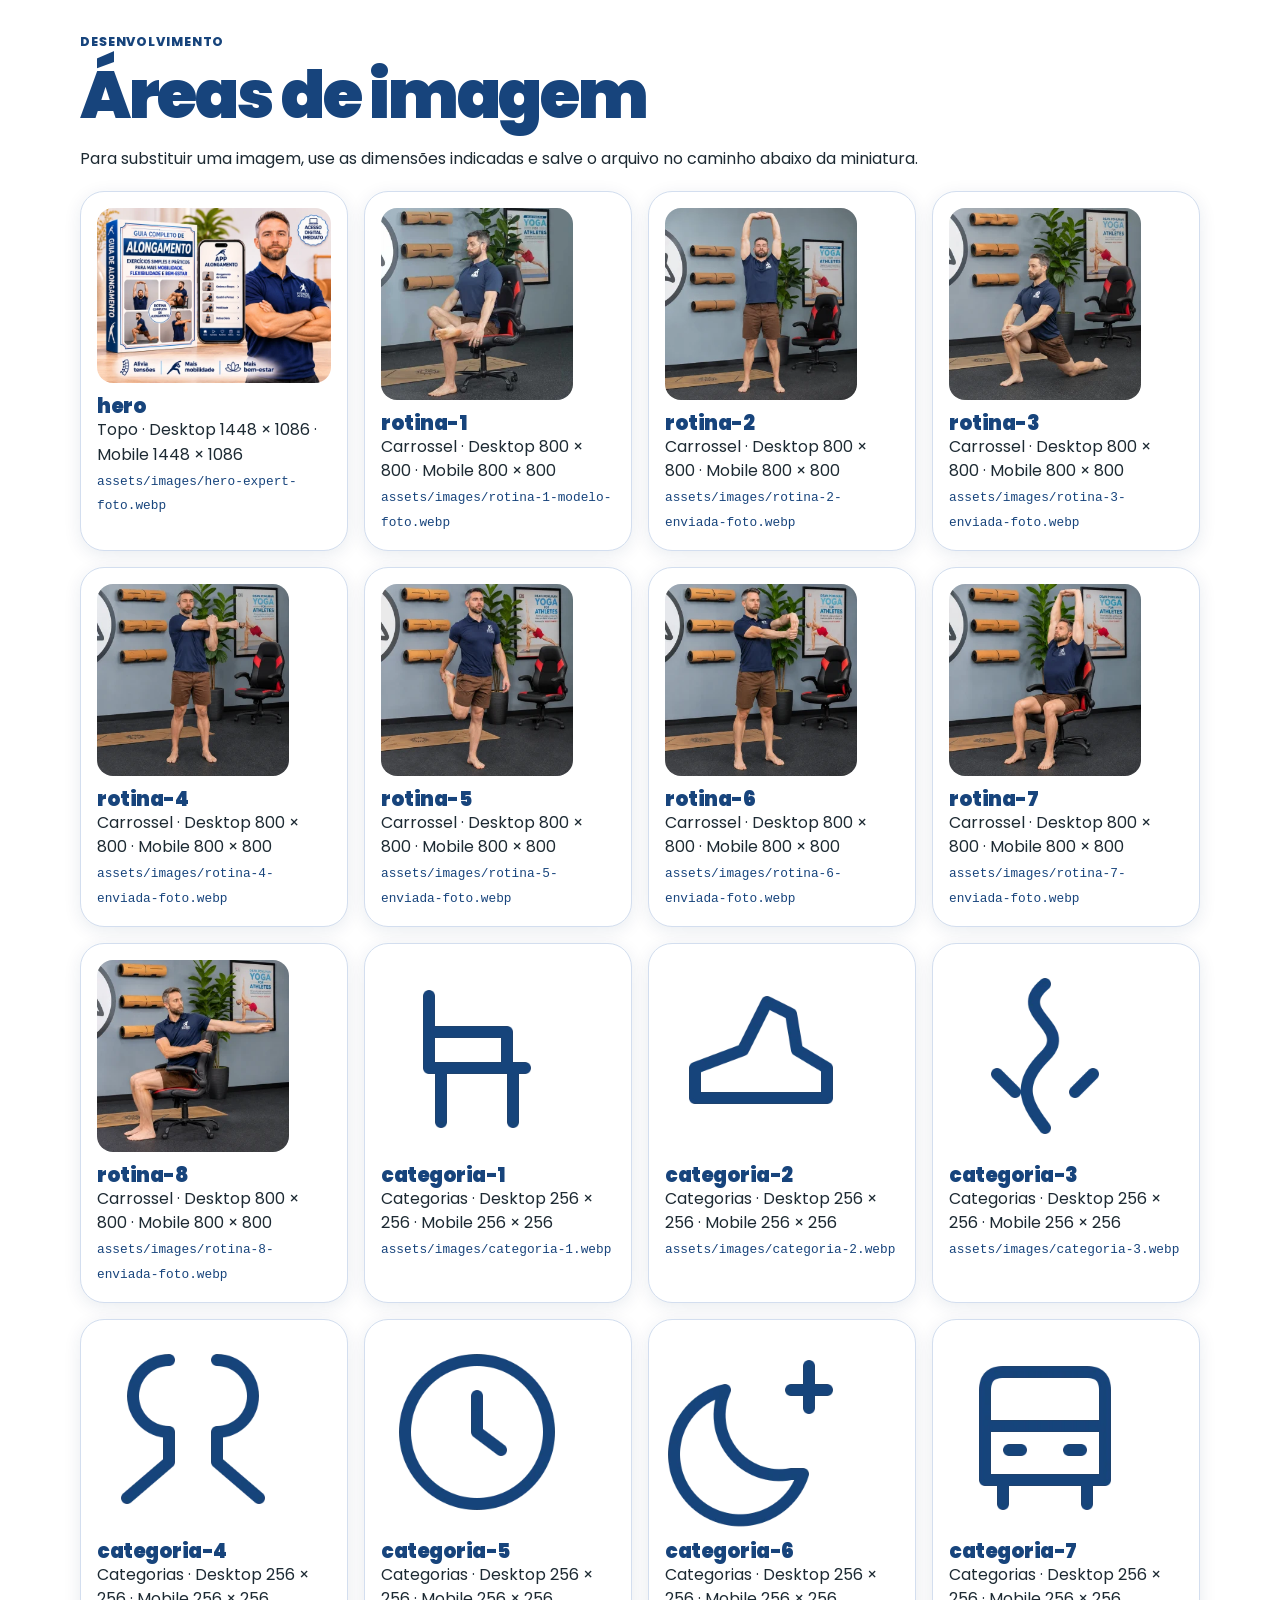
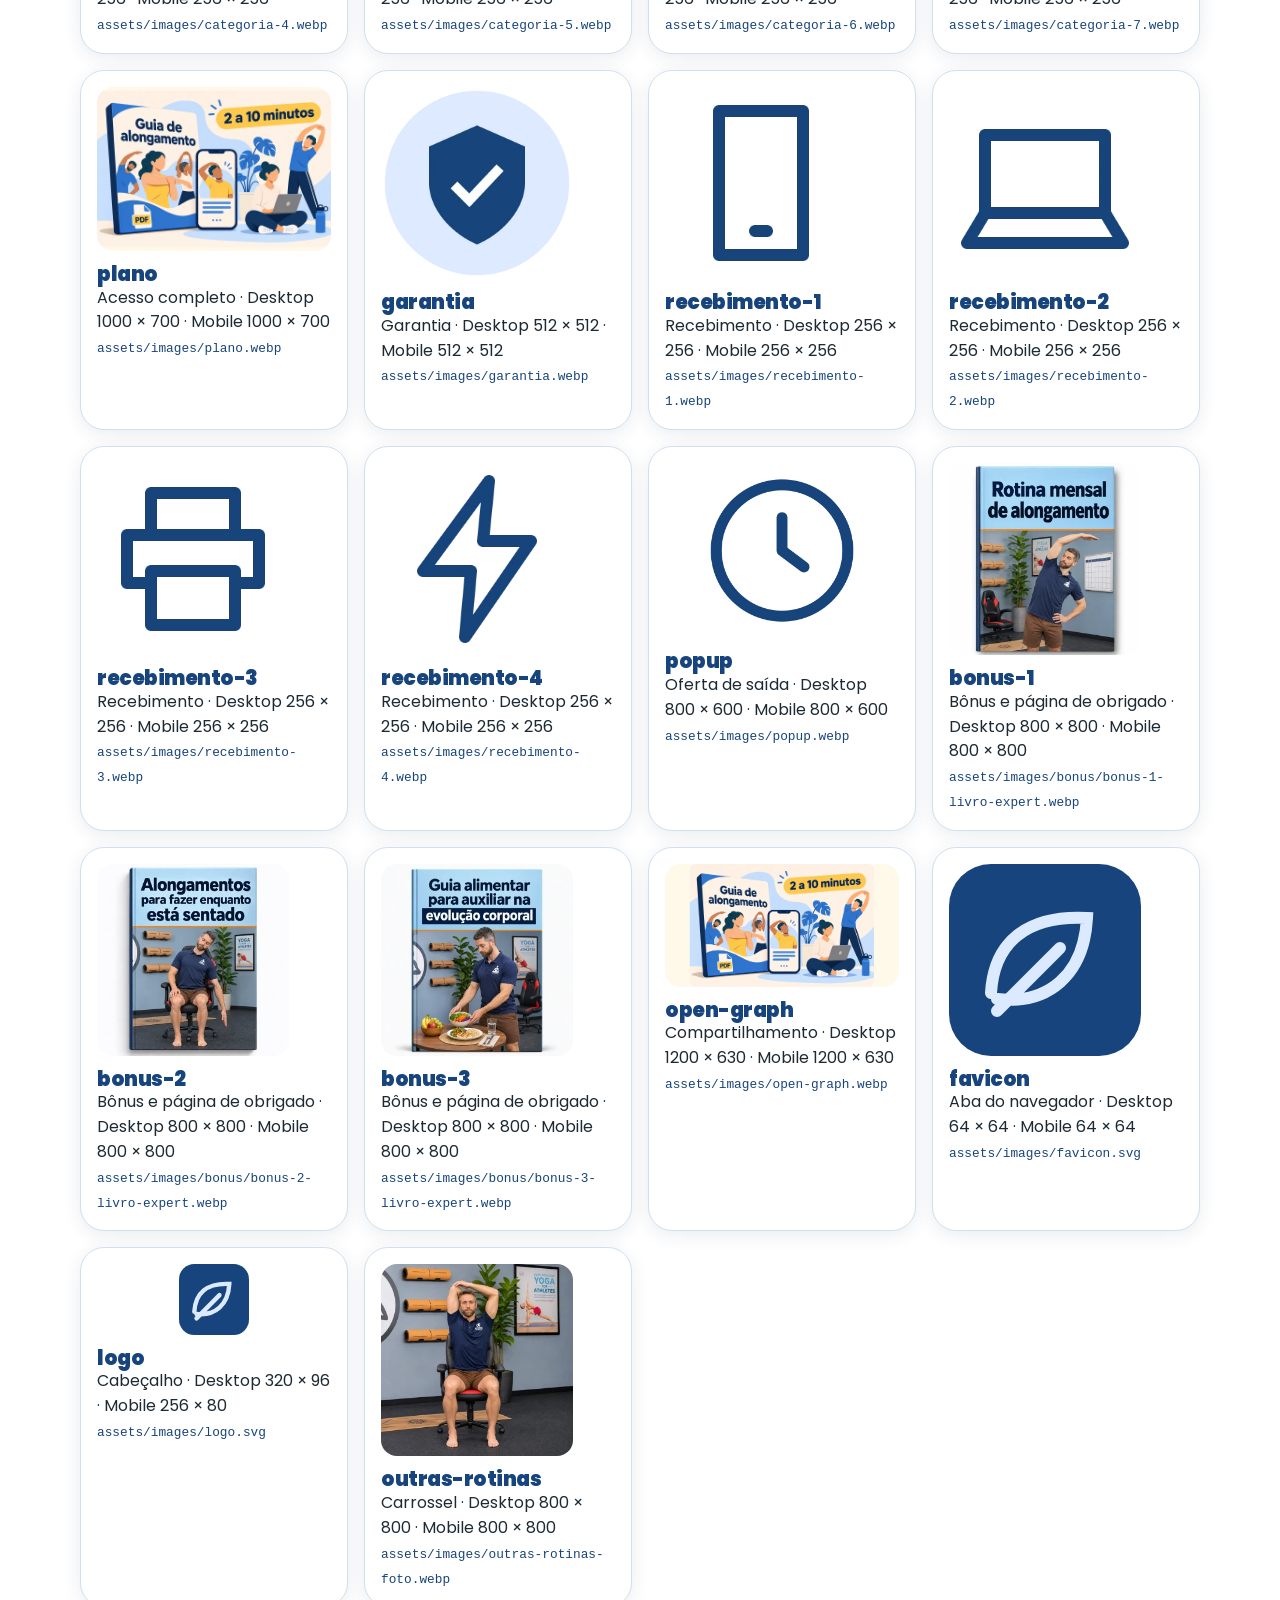
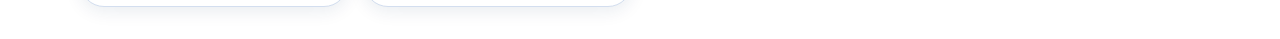
<file: preview-imagens.html>
<!doctype html>
<html lang="pt-BR"><head><meta charset="utf-8"><meta name="viewport" content="width=device-width, initial-scale=1, viewport-fit=cover"><meta name="robots" content="noindex,nofollow"><title>Galeria de imagens · Desenvolvimento</title><link rel="icon" type="image/svg+xml" href="./assets/images/favicon.svg"><link rel="stylesheet" href="./styles.css"><link rel="stylesheet" href="https://fonts.googleapis.com/css2?family=Poppins:wght@400;500;600;700;800;900&amp;display=swap"><script src="./slots.js" defer></script></head><body><main class="wrap gallery-page"><p class="eyebrow">DESENVOLVIMENTO</p><h1>Áreas de imagem</h1><p>Para substituir uma imagem, use as dimensões indicadas e salve o arquivo no caminho abaixo da miniatura.</p><div id="slot-gallery"></div></main></body></html>
</file>
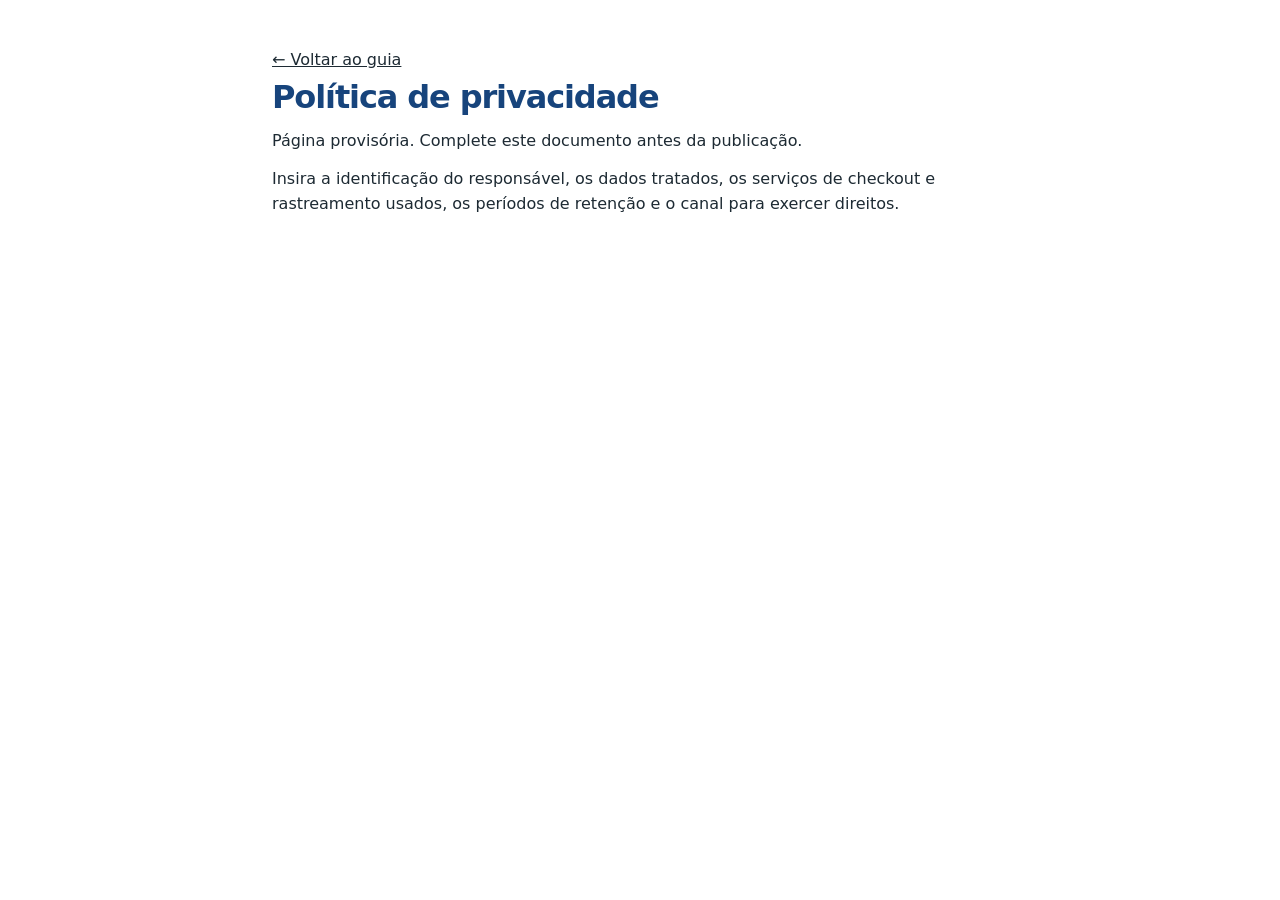
<file: privacidade.html>
<!doctype html><html lang="pt-BR"><head><meta charset="utf-8"><meta name="viewport" content="width=device-width, initial-scale=1, viewport-fit=cover"><meta name="robots" content="noindex"><title>Política de privacidade</title><link rel="stylesheet" href="styles.css"><script src="meta-pixel.js" defer></script><!-- UTMify: preservação de UTMs e identificadores de origem -->
<script>
(function () {
  var utmifyScript = document.createElement('script');
  utmifyScript.src = 'https://cdn.utmify.com.br/scripts/utms/latest.js';
  utmifyScript.async = true;
  utmifyScript.defer = true;
  utmifyScript.setAttribute('data-utmify-prevent-xcod-sck', '');
  utmifyScript.setAttribute('data-utmify-prevent-subids', '');
  (document.head || document.documentElement).appendChild(utmifyScript);
})();
</script>
</head><body>
<noscript><img height="1" width="1" style="display:none" src="https://www.facebook.com/tr?id=1810741443566756&ev=PageView&noscript=1" alt=""></noscript><main class="legal"><a href="index.html">← Voltar ao guia</a><h1>Política de privacidade</h1><p>Página provisória. Complete este documento antes da publicação.</p><p>Insira a identificação do responsável, os dados tratados, os serviços de checkout e rastreamento usados, os períodos de retenção e o canal para exercer direitos.</p></main></body></html>
</file>
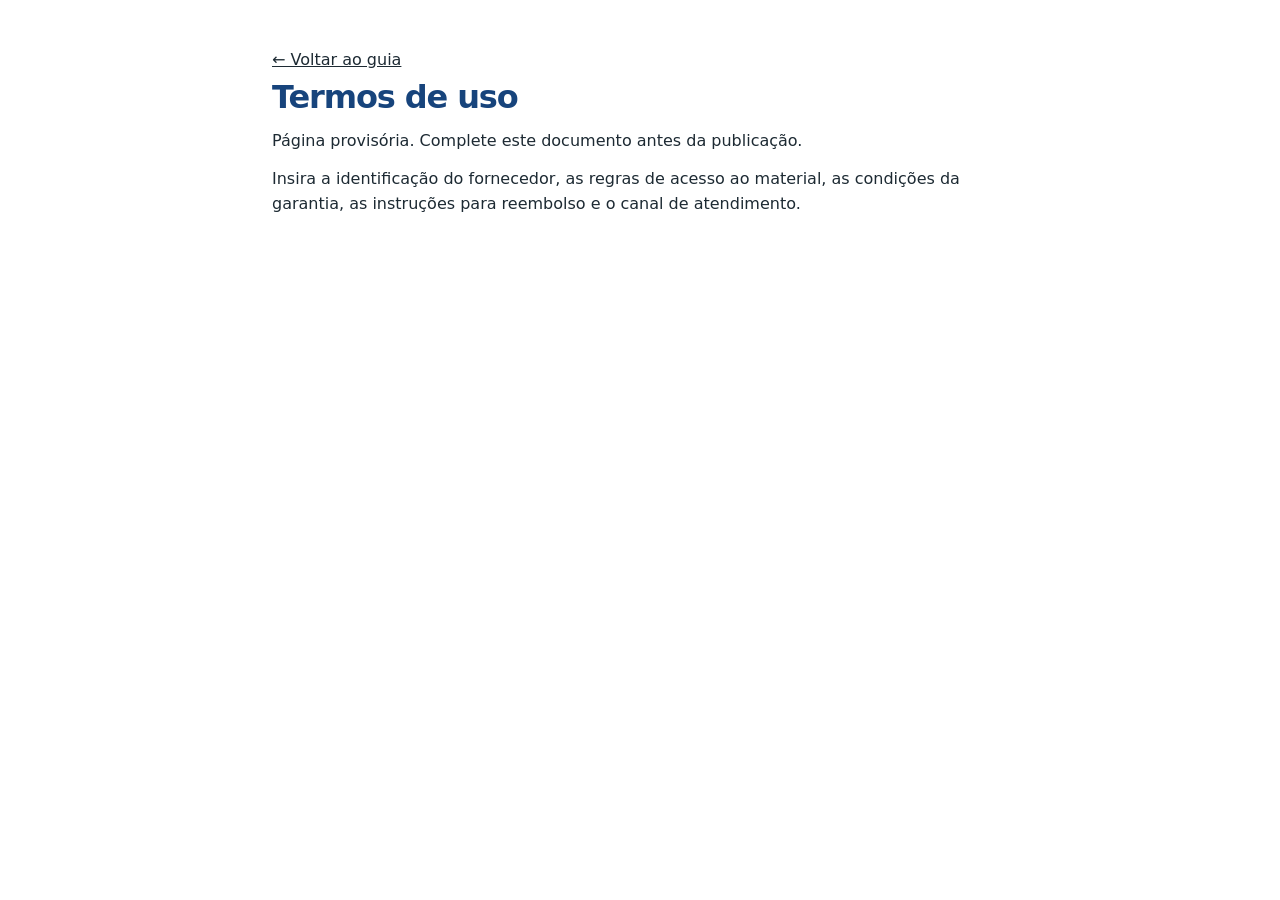
<file: termos.html>
<!doctype html><html lang="pt-BR"><head><meta charset="utf-8"><meta name="viewport" content="width=device-width, initial-scale=1, viewport-fit=cover"><meta name="robots" content="noindex"><title>Termos de uso</title><link rel="stylesheet" href="styles.css"><script src="meta-pixel.js" defer></script><!-- UTMify: preservação de UTMs e identificadores de origem -->
<script>
(function () {
  var utmifyScript = document.createElement('script');
  utmifyScript.src = 'https://cdn.utmify.com.br/scripts/utms/latest.js';
  utmifyScript.async = true;
  utmifyScript.defer = true;
  utmifyScript.setAttribute('data-utmify-prevent-xcod-sck', '');
  utmifyScript.setAttribute('data-utmify-prevent-subids', '');
  (document.head || document.documentElement).appendChild(utmifyScript);
})();
</script>
</head><body>
<noscript><img height="1" width="1" style="display:none" src="https://www.facebook.com/tr?id=1810741443566756&ev=PageView&noscript=1" alt=""></noscript><main class="legal"><a href="index.html">← Voltar ao guia</a><h1>Termos de uso</h1><p>Página provisória. Complete este documento antes da publicação.</p><p>Insira a identificação do fornecedor, as regras de acesso ao material, as condições da garantia, as instruções para reembolso e o canal de atendimento.</p></main></body></html>
</file>
<file: styles.css>
:root {
  --white:#fff; --paper:#f7faff; --cream:#fff9e9; --mint:#dceaff; --aqua:#b5d4fa;
  --teal:#17447c; --deep:#102c58; --ink:#1d2a33; --muted:#40535b; --coral:#b94b00;
  --headline-orange:#b94b00; --price-red:#b42318; --peach:#fff0e4; --line:#d3deef; --skin:#b76d4d; --skin-dark:#815041;
  --veil:rgb(0 0 0 / .55); --shadow:0 4px 18px rgb(16 44 88 / .09);
  --lift:0 14px 34px rgb(16 44 88 / .16); --button-shadow:0 8px 22px rgb(185 75 0 / .20);
  --radius:16px; --round:24px; --pill:999px;
  font-family:Poppins,system-ui,sans-serif; color:var(--ink); background:var(--white);
}
*,*::before,*::after {box-sizing:border-box}
html {scroll-behavior:smooth}
body {margin:0;line-height:1.55;font-size:16px}
[hidden] {display:none !important}
p,h1,h2,h3,ul {margin:0}
p + p {margin-top:.8rem}
ul {list-style:none;padding:0}
h1,h2,h3 {color:var(--teal);line-height:1.14;font-weight:900;text-wrap:balance}
h1 {font-size:clamp(1.75rem,5.2vw,4.125rem);letter-spacing:-.035em;margin:.4rem auto .85rem}
h2 {font-size:clamp(1.55rem,3.7vw,3rem);letter-spacing:-.025em;margin-bottom:1rem}
h3 {font-size:1.125rem}
em {font-style:normal;color:var(--deep);background:linear-gradient(transparent 69%,var(--aqua) 69%,var(--aqua) 91%,transparent 91%)}
a {color:inherit}
button {font:inherit;cursor:pointer}
:focus-visible {outline:3px solid var(--teal);outline-offset:4px;box-shadow:0 0 0 4px var(--white)}
.skip {position:absolute;left:1rem;top:1rem;z-index:5;background:var(--white);padding:.6rem;transform:translateY(-200%)}
.skip:focus {transform:none}
.ribbon {background:var(--white);color:var(--deep);border-bottom:1px solid var(--line);text-align:center;padding:.65rem 1rem;font-weight:800}
section {padding:2rem 1rem;text-align:center}
.wrap {width:100%;max-width:1152px;margin:auto}
.narrow {max-width:1024px}
.medium {max-width:896px}
.hero {padding:2.7rem 1rem 2.5rem}
.eyebrow {font-weight:800;color:var(--teal);letter-spacing:.07em;font-size:.79rem}
.intro {max-width:47rem;margin:auto;color:var(--muted);font-size:clamp(1rem,2vw,1.25rem)}
.hero-art {display:block;width:min(100%,680px);height:auto;margin:1.2rem auto}
.button {display:inline-flex;align-items:center;justify-content:center;min-height:52px;padding:.8rem 1.35rem;border:0;border-radius:var(--radius);background:var(--coral);color:var(--ink);box-shadow:var(--button-shadow);font-weight:800;text-decoration:none;text-align:center;line-height:1.25;transition:background .18s,transform .18s}
.button:hover {background:var(--peach);transform:translateY(-2px)}
.button[aria-disabled=true] {background:var(--mint);box-shadow:none;cursor:default;transform:none}
.trust {display:flex;flex-wrap:wrap;justify-content:center;gap:.5rem;margin-top:1rem}
.trust li,.pill {display:inline-flex;align-items:center;gap:.3rem;border-radius:var(--pill);padding:.35rem .65rem;background:var(--white);border:1px solid var(--line);color:var(--teal);font-weight:700;font-size:.85rem}
.icon {width:2rem;height:2rem;fill:none;stroke:currentColor;stroke-width:2;stroke-linecap:round;stroke-linejoin:round}
.trust .icon {width:1rem;height:1rem}
.paper,.cream,.mint {background:var(--white)} #planos {background:var(--deep);color:var(--white)}
#planos h2 {color:var(--white)}
.card {background:var(--white);border:1px solid var(--line);border-radius:var(--round);box-shadow:var(--shadow)}
.list-grid {display:grid;grid-template-columns:1fr;gap:.65rem;margin:1.2rem auto;max-width:56rem;text-align:left}
.list-grid .card {padding:.8rem 1rem;border-radius:var(--radius)}
.checks li,.plan li {display:flex;gap:.55rem;align-items:baseline}
.checks li::before,.plan li::before {content:'✓';flex:none;color:var(--teal);font-weight:900}

.rail {display:grid;grid-auto-flow:column;grid-auto-columns:min(78%,260px);gap:1rem;overflow-x:auto;scroll-snap-type:x mandatory;overscroll-behavior-inline:contain;padding:.5rem .1rem 1rem;margin-top:1rem;scrollbar-color:var(--teal) var(--mint);cursor:grab}
.rail {scrollbar-width:none;-ms-overflow-style:none}
.rail::-webkit-scrollbar {display:none;width:0;height:0}
.rail.dragging {scroll-snap-type:none;cursor:grabbing;user-select:none}
.rail .card {min-width:0;overflow:hidden;scroll-snap-align:start;text-align:left}
.rail svg {display:block;width:100%;height:auto}
.rail .copy {padding:1rem}
.rail .copy p {margin-top:.45rem;color:var(--muted)}
.rail-nav {display:flex;align-items:center;justify-content:center;gap:.85rem;margin-top:.65rem}
.rail-nav button,.close {border:1px solid var(--line);background:var(--white);color:var(--teal);border-radius:var(--pill);min-width:44px;min-height:44px;font-size:1.5rem;font-weight:800}
.category-panel {background:var(--white);color:var(--ink);border:1px solid var(--line);border-radius:var(--round);box-shadow:var(--lift);max-width:1024px;padding:1.7rem 1rem 2rem}
.category-art {display:grid;grid-template-columns:repeat(3,minmax(0,1fr));gap:.5rem;max-width:640px;margin:0 auto}
.category-art svg,.bonus svg {display:block;width:100%;height:auto;border-radius:var(--radius)}
.categories {display:flex;flex-wrap:wrap;justify-content:center;gap:.55rem;margin:1rem auto 1.4rem;max-width:46rem}
.categories li {display:flex;align-items:center;gap:.45rem;border-radius:var(--radius);background:var(--white);border:1px solid var(--line);color:var(--teal);padding:.45rem .7rem;text-align:left}
.categories .icon {flex:0 0 1.4rem;width:1.4rem;height:1.4rem}
.bonus-grid,.delivery-grid {display:grid;gap:.75rem;margin-top:1.1rem}
.bonus {padding:.85rem;text-align:left}
.bonus .pill {margin:.8rem 0 .45rem;background:var(--peach)}
.included {margin-top:.65rem;color:var(--teal);font-weight:700}
.cream > .wrap > .pill {background:var(--peach);margin-bottom:.75rem}

.plan {padding:.8rem .65rem;display:flex;flex-direction:column;align-items:stretch;gap:.7rem;overflow-wrap:anywhere;text-align:left;border-radius:var(--radius)}


.plan li + li {margin-top:.45rem}
.plan-buy {margin-top:auto;text-align:center}
.price {color:var(--teal);font-weight:900;font-size:clamp(1.35rem,5vw,3rem);line-height:1.2;margin:.6rem 0}
.plan-buy .button {width:100%;padding:.65rem .3rem}
.plan-buy small {display:block;margin-top:.4rem;color:var(--muted)}
.guarantee {max-width:768px;padding:1.5rem 1rem 2rem}
.shield {width:6rem;height:6rem;margin-bottom:.6rem}
.guarantee .button,.faq .button {margin-top:1.25rem}
.delivery-grid {grid-template-columns:repeat(2,minmax(0,1fr))}
.delivery-grid .card {padding:1rem .5rem}
.delivery-grid .icon {margin-bottom:.4rem;color:var(--teal)}
.faq {max-width:672px}
.accordion {text-align:left}
details + details {border-top:1px solid var(--line)}
summary {display:flex;align-items:center;justify-content:space-between;gap:.7rem;min-height:52px;padding:.85rem 1rem;cursor:pointer;color:var(--teal);font-weight:700;list-style:none}
summary::-webkit-details-marker {display:none}
summary::after {content:'';width:.65rem;height:.65rem;flex:none;margin-right:.5rem;border:solid currentColor;border-width:0 2px 2px 0;transform:rotate(45deg)}
details[open] summary::after {transform:rotate(225deg)}
details p {padding:0 1rem 1rem}
footer {padding:1.6rem 1rem 6rem;text-align:center;background:var(--white);color:var(--ink);border-top:1px solid var(--line)}
footer p {max-width:56rem;margin-inline:auto}
footer nav {margin-top:1rem;display:flex;gap:1rem;justify-content:center;flex-wrap:wrap}
.sticky {position:fixed;z-index:3;bottom:0;left:0;right:0;background:var(--white);padding:.55rem 1rem calc(.55rem + env(safe-area-inset-bottom));box-shadow:var(--lift)}
.sticky .button {width:100%}
dialog {width:min(calc(100% - 2rem),460px);max-height:calc(100% - 2rem);padding:1.4rem;border:0;border-radius:var(--round);box-shadow:var(--lift);text-align:center;color:var(--ink);background:var(--white)}
dialog::backdrop {background:var(--veil)}
dialog .close {position:absolute;right:.55rem;top:.55rem}

dialog .button {display:flex;margin:.9rem auto .5rem}
.secondary {min-height:44px;background:none;border:0;text-decoration:underline;color:var(--teal)}
.legal {max-width:48rem;margin:3rem auto;padding:0 1rem}
.legal h1 {font-size:2rem}
@keyframes pulse {50% {transform:scale(1.035)}}
@keyframes appear {from {opacity:.65;transform:translateY(12px)} to {opacity:1;transform:none}}
@media (prefers-reduced-motion:no-preference) {
  .button[data-plan-cta]:not(:hover):not(:focus-visible) {animation:payment-cta-pulse 1.8s ease-in-out infinite}
  .arrive {animation:appear .45s ease-out both}
}
@keyframes payment-cta-pulse {
  0%,100% {transform:scale(1);box-shadow:0 0 0 0 rgb(23 68 124 / .28)}
  50% {transform:scale(1.035);box-shadow:0 0 0 10px rgb(23 68 124 / 0)}
}
@media (prefers-reduced-motion:reduce) {
  html {scroll-behavior:auto}
  .button {transition:none}
  .button:hover {transform:none}
}
@media (min-width:640px) {
  .list-grid {grid-template-columns:repeat(2,minmax(0,1fr))}
  .bonus-grid {grid-template-columns:repeat(3,minmax(0,1fr))}
  .delivery-grid {grid-template-columns:repeat(4,minmax(0,1fr))}
}
@media (max-width:767px) { html {scroll-padding-bottom:calc(5rem + env(safe-area-inset-bottom))} }
@media (min-width:768px) {
  .hero {padding:4rem 1rem 3.5rem}
  .sticky {display:none}
  .plan {padding:1.7rem;gap:1rem;border-radius:var(--round)}
  .plan h3 {font-size:1.75rem}

  #planos {padding-block:2.5rem}
  footer {padding-bottom:1.6rem}
}



.img-slot {aspect-ratio:var(--slot-desktop);border-radius:var(--radius);overflow:hidden;background:var(--white)}
.img-slot picture,.img-slot img,.img-slot > svg {display:block;width:100%;height:100%}
.img-slot img,.img-slot > svg {object-fit:contain}
@media (max-width:767px) {.img-slot {aspect-ratio:var(--slot-mobile)}}
.hero-art > img {display:block;width:100%;height:auto;border-radius:var(--radius)}
.hero-art.img-slot > picture > img {height:100%}
.ribbon {display:flex;align-items:center;justify-content:center;gap:.5rem}
.logo-slot {width:min(7rem,26vw);height:2rem;display:grid;place-items:center;flex:none;background:none}.logo-slot:has(img[src$="/logo.svg"]) {width:3.4rem}
.logo-slot img {object-fit:contain}
.categories [data-img],.delivery-grid [data-img] {flex:none;width:2rem}
.delivery-grid [data-img] {width:3.4rem;margin:0 auto .6rem}
.shield {margin:.2rem auto .6rem}
.exit-art {width:min(8rem,60%);margin:0 auto .75rem}
.single-plan {max-width:32rem;margin:1.2rem auto 0;color:var(--ink);border:2px solid var(--coral)}
.single-plan [data-img] {max-width:20rem;width:100%;margin-inline:auto}
.bonus [data-img] {margin-bottom:.8rem}
.bonus h3 + p,.download-grid h2 + p {margin-top:.5rem}
.download-grid h2 {font-size:1.2rem;margin:0;text-wrap:initial}
.download-grid .bonus {display:flex;flex-direction:column;gap:.6rem}
.download-grid .button {margin-top:auto;align-self:flex-start}
#download-status {margin-top:1rem}
.gallery-page {padding:2rem 1rem}
#slot-gallery {display:grid;grid-template-columns:repeat(auto-fit,minmax(min(100%,235px),1fr));gap:1rem;margin-top:1.2rem}
.slot-demo {padding:1rem;overflow-wrap:anywhere}
.slot-demo .img-slot {max-height:12rem;margin-bottom:.75rem}
.slot-demo h2 {font-size:1.25rem;margin:0}
.slot-demo code {font-size:.8rem;color:var(--teal)}




.promo-ribbon {
  background:var(--deep);
  color:var(--white);
  border:0;
  padding:12px 8px;
  line-height:1.2;
}
.promo-ribbon strong {
  white-space:nowrap;
  font-size:clamp(11px,2.9vw,17px);
  font-weight:700;
}


.trust {
  flex-wrap:nowrap;
  align-items:center;
  gap:clamp(6px,1.5vw,18px);
}
.trust li {
  background:none;
  border:0;
  border-radius:0;
  padding:0;
  gap:.2em;
  white-space:nowrap;
  font-size:clamp(9px,2.35vw,13px);
  line-height:1.4;
}
.trust .icon {
  width:1em;
  height:1em;
  flex:none;
}

.testimonial-placeholder {padding:1.4rem;min-height:220px;display:flex;flex-direction:column;justify-content:center;gap:.6rem}
.testimonial-placeholder > span {font-size:3rem;line-height:1;color:var(--teal);font-weight:800}
.testimonial-placeholder p {color:var(--muted)}
#depoimentos .rail {grid-auto-columns:min(82%,352px)}
#depoimentos > .wrap > p {margin-top:.7rem;color:var(--muted)}

#reviews .card {padding:1.25rem}
.review-person {display:flex;align-items:center;gap:.75rem;margin-bottom:1rem}
.review-avatar {display:grid;place-items:center;width:44px;height:44px;flex:none;background:var(--mint);border-radius:var(--pill)}
.review-person h3 {font-size:1rem}
.landing .review-person img.review-avatar {width:48px;height:48px;object-fit:cover;object-position:center 35%}
.ribbon.promo-ribbon {
  position:sticky;
  top:0;
  z-index:100;
  background:rgb(185 75 0 / .9);
  color:var(--white);
  -webkit-backdrop-filter:blur(8px);
  backdrop-filter:blur(8px);
}
html:has(.landing) {scroll-padding-top:64px}
.review-label {font-size:.8rem;color:var(--muted);margin-top:.2rem}
.review-actions {display:flex;flex-wrap:wrap;gap:1rem;margin-top:1rem;padding-top:.75rem;border-top:1px solid var(--line);font-size:.85rem;color:var(--muted)}
#rating {font-weight:800;color:var(--teal);margin-top:1rem}

/* Ritmo compacto da landing page. */
.landing {line-height:1.45}
.landing section {padding:24px 16px}
.landing .hero {padding:24px 16px}
.landing h1 {font-size:clamp(26px,3.6vw,44px);line-height:1.12;margin:0 auto 10px;max-width:850px}
.landing h2 {font-size:clamp(22px,2.6vw,32px);margin-bottom:12px}
.landing h3 {font-size:16px;line-height:1.25}
.landing .intro {font-size:16px;max-width:700px}
.landing .hero-art {width:min(100%,520px);margin:14px auto;aspect-ratio:4 / 3}
.landing .trust {margin-top:12px}
.landing .trust li {color:#000}
.landing .button {min-height:46px;padding:11px 20px;font-size:15px}
.landing .list-grid {gap:8px;margin:14px auto}
.landing .list-grid .card {padding:10px 12px}
.landing .rail {gap:12px;margin-top:12px;padding-bottom:10px;grid-auto-columns:min(76%,230px)}
.landing .rail .copy {padding:12px}
.landing .rail .copy p {margin-top:6px}
.landing .rail-nav {margin-top:4px;gap:12px}
.landing .testimonial-placeholder {padding:16px;min-height:160px;gap:8px}
.landing .testimonial-placeholder > span {font-size:32px}
.landing #depoimentos .rail {grid-auto-columns:min(80%,300px)}
.landing #depoimentos .testimonial-image {padding:0;align-self:start;background:transparent}
.testimonial-image img {display:block;width:100%;height:auto}
.testimonial-carousel {position:relative;padding-inline:22px}
.landing .testimonial-carousel .rail-nav {position:absolute;inset:0;display:block;margin:0;pointer-events:none}
.testimonial-carousel .rail-nav button {position:absolute;top:50%;transform:translateY(-50%);pointer-events:auto;background:var(--white);box-shadow:var(--shadow);z-index:1}
.testimonial-carousel [data-step="-1"] {left:0}
.testimonial-carousel [data-step="1"] {right:0}
.landing .bonus-grid {gap:12px;margin-top:14px}
.landing .bonus {padding:12px}
.landing .bonus [data-img] {margin-bottom:10px}
.landing .included {margin-top:8px}
.landing #planos {padding-block:26px}
.landing .single-plan {margin-top:14px;padding:16px;gap:12px;max-width:460px}
.landing .single-plan [data-img] {max-width:240px}
.landing .plan li + li {margin-top:6px}
.landing .price {font-size:36px;margin:8px 0}
.landing #reviews .card {padding:14px}
.landing .review-person {margin-bottom:10px;gap:10px}
.landing .review-avatar {width:36px;height:36px}
.landing .review-actions {margin-top:10px;padding-top:8px}
.landing summary {min-height:48px;padding:12px 14px}
.landing details p {padding:0 14px 12px}
.landing .faq .button {margin-top:14px}
.landing footer {padding:16px}
.landing footer nav {margin:0}
.landing footer.site-end-banner {padding:30px 16px 24px;background:var(--deep);color:var(--white);border:0;text-align:center}
.site-end-banner .site-end-title {font-size:16px;font-weight:800;line-height:1.4}
.site-end-banner p + p {margin-top:8px;font-size:14px}
.site-end-banner p.site-end-note {font-size:12px;opacity:.72}
.landing .site-end-banner nav {margin-top:14px;font-size:11px;gap:16px}
.site-end-banner nav a {color:var(--white);opacity:.8}
@media (max-width:767px) {
  html:has(.landing) {scroll-padding-bottom:0}

  .landing .benefits .card {padding:10px 8px}
  .landing .bonus-grid .bonus {display:grid;grid-template-columns:minmax(100px,35%) minmax(0,1fr);gap:6px 12px;align-content:center}
  .landing .bonus-grid .bonus [data-img] {grid-row:1 / 4;margin:0;align-self:center}
  .landing .bonus h3 + p,.landing .bonus .included {margin:0}
}

.landing .benefits {grid-template-columns:minmax(0,1fr)}


.practice-carousel {position:relative;--practice-card-width:min(76%,230px);padding-inline:22px}
.landing .practice-carousel .rail {grid-auto-columns:var(--practice-card-width);touch-action:pan-x pan-y;overscroll-behavior-x:contain}
.practice-carousel .rail-nav {position:absolute;inset:0;display:block;margin:0;pointer-events:none}
.practice-carousel .rail-nav button {position:absolute;top:calc((100% - 44px) * .28);pointer-events:auto;background:var(--white);box-shadow:var(--shadow);z-index:1}
.practice-carousel [data-step="-1"] {left:0}
.practice-carousel [data-step="1"] {right:0}
#rotinas img {-webkit-user-drag:none;user-select:none}

.bonus-offer {display:flex;flex-wrap:wrap;align-items:center;gap:8px;margin-top:8px}
.bonus-offer s {color:var(--muted)}
.bonus-offer strong {color:var(--deep);background:var(--coral);border-radius:var(--pill);padding:4px 10px;font-size:13px}
.landing #rotinas .img-slot {aspect-ratio:1}

.bonus-number {
  align-self:start;
  text-align:center;
  color:var(--teal);
  font-size:14px;
  font-weight:800;
  letter-spacing:.06em;
  margin:0 0 8px;
}
@media (max-width:767px) {
  .landing .bonus-grid .bonus .bonus-number {grid-column:1;grid-row:1;margin:0}
  .landing .bonus-grid .bonus [data-img] {grid-column:1;grid-row:2 / 5}
  .landing .bonus-grid .bonus > h3 {grid-column:2;grid-row:2}
  .landing .bonus-grid .bonus > h3 + p {grid-column:2;grid-row:3}
  .landing .bonus-grid .bonus > .bonus-offer {grid-column:2;grid-row:4}
}

.landing #bonus {padding:28px 16px;background:var(--white)}
#bonus .pill {background:var(--coral);color:var(--deep);border:0;font-size:12px;padding:5px 14px;margin-bottom:12px}
#bonus h2 {margin:0 auto 22px;max-width:780px}
#bonus h2 span {color:var(--teal)}
.landing #bonus .bonus-grid {display:flex;flex-direction:column;gap:14px;max-width:768px;margin:0 auto}
.landing #bonus .bonus {display:flex;align-items:stretch;gap:12px;padding:0;border-radius:16px;overflow:hidden;box-shadow:var(--shadow);border:1px solid var(--line)}
.bonus-visual {position:relative;flex:0 0 104px;display:flex;align-items:center;background:var(--paper)}
.landing #bonus .bonus [data-img] {width:100%;margin:0;aspect-ratio:1;border-radius:0}
.bonus-ribbon {position:absolute;top:0;left:0;background:var(--coral);color:var(--deep);border-radius:0 0 8px 0;padding:3px 9px;font-size:11px;font-weight:900;line-height:1.3}
.bonus-copy {flex:1;min-width:0;padding:14px 12px 14px 0;align-self:center}
.landing #bonus .bonus-copy h3 {font-size:15px;line-height:1.2;margin:0 0 6px;text-wrap:initial}
.landing #bonus .bonus-copy > p {font-size:13px;line-height:1.35;margin:0 0 9px;color:var(--muted)}
.landing #bonus .bonus-copy .bonus-offer {margin:0;gap:8px}
#bonus .bonus-offer s {font-size:12px;font-weight:700}
#bonus .bonus-offer strong {font-size:11px;padding:4px 10px;background:var(--mint);color:var(--deep);white-space:nowrap}
@media (min-width:768px) {
  .landing #bonus .bonus {gap:20px}
  .bonus-visual {flex-basis:144px}
  .bonus-copy {padding:16px 20px 16px 0}
  .landing #bonus .bonus-copy h3 {font-size:20px}
  .landing #bonus .bonus-copy > p,#bonus .bonus-offer s,#bonus .bonus-offer strong {font-size:14px}
}

.bonus-total-banner {
  display:flex;
  align-items:center;
  justify-content:center;
  gap:8px;
  max-width:768px;
  margin:20px auto 0;
  padding:20px 16px;
  border-radius:16px;
  background:var(--deep);
  color:var(--white);
  box-shadow:var(--shadow);
  text-align:center;
  font-size:clamp(14px,2vw,18px);
  line-height:1.45;
}
.bonus-total-banner > span {flex:none;font-size:22px}
.bonus-total-highlight {color:var(--coral)}

.offer-grid {display:grid;grid-template-columns:repeat(2,minmax(0,1fr));gap:24px;max-width:1120px;margin:30px auto 20px}
.landing .offer-grid .plan {position:relative;padding:24px 20px;gap:18px;color:var(--ink);border-radius:24px;text-align:left}
.offer-kicker {text-align:center;font-size:14px;font-weight:900;letter-spacing:.06em;color:var(--teal)}
.landing .offer-grid h3 {text-align:center;font-size:26px;line-height:1.15}
.offer-grid ul {font-size:16px;line-height:1.45}
.offer-grid .plan > ul > li,.offer-grid .offer-bonuses li {display:block;position:relative;padding-left:24px}
.offer-grid .plan li::before {position:absolute;left:0;top:0}
.offer-grid .plan > ul > li + li {margin-top:10px}
.offer-grid .plan-buy {padding-top:12px}
.offer-price-label {color:var(--muted);font-size:14px}
.landing .offer-grid .price {font-size:52px;font-weight:900;margin:4px 0 16px;letter-spacing:-.04em}
.landing .offer-grid .button {min-height:56px;font-size:18px;padding:14px}
.offer-complete {border:3px solid var(--coral);box-shadow:var(--lift)}
.offer-basic {border:3px solid var(--line)}
.offer-recommended {align-self:center;margin-top:-40px;border-radius:var(--pill);padding:7px 24px;background:var(--coral);color:var(--deep);font-size:12px;font-weight:900;letter-spacing:.06em}
.offer-bonuses h4 {font-size:14px;font-weight:900;color:var(--teal);margin:0 0 10px}
.offer-bonuses li + li {margin-top:8px}
.offer-bonuses li::before {content:'🎁'}
.offer-trust {font-size:13px}
@media (min-width:768px) {
  .offer-grid {grid-template-columns:repeat(2,minmax(0,1fr));gap:32px;margin-top:38px}
  .landing .offer-grid .plan {padding:30px;gap:22px}
  .landing .offer-grid h3 {font-size:30px}
  .offer-recommended {margin-top:-46px}
  .landing .offer-grid .price {font-size:62px}
}

@media (max-width:767px) {
  .offer-grid {gap:10px;margin-top:28px}
  .landing .offer-grid .plan {padding:16px 9px;gap:12px;border-width:2px;border-radius:16px}
  .offer-kicker {font-size:11px;letter-spacing:0}
  .landing .offer-grid h3 {font-size:19px}
  .offer-grid ul {font-size:13px;line-height:1.4}
  .offer-grid .plan > ul > li,.offer-grid .offer-bonuses li {padding-left:17px}
  .offer-grid .plan > ul > li + li,.offer-bonuses li + li {margin-top:7px}
  .offer-bonuses h4 {font-size:12px}
  .offer-recommended {max-width:100%;margin-top:-30px;padding:5px 8px;font-size:9px;letter-spacing:0}
  .offer-price-label {font-size:12px}
  .landing .offer-grid .price {font-size:28px;white-space:nowrap;margin:5px 0 12px}
  .landing .offer-grid .button {font-size:12px;min-height:46px;padding:10px 5px}
  .offer-grid .plan-buy small {font-size:11px}
}


.offer-description {text-align:center;font-size:14px;color:var(--muted)}


.offer-grid .offer-old-price {color:var(--price-red);font-weight:700;text-decoration-thickness:1.5px}


.landing #avaliacoes .reviews-title {max-width:780px;margin:0 auto 12px;font-size:clamp(22px,2.6vw,32px);line-height:1.15}

.offer-bonuses h4 {text-align:center}
.landing .offer-grid h3,.offer-grid .offer-kicker,.offer-grid .offer-bonuses h4 {
  color:var(--headline-orange);
}



.offer-grid .offer-kicker {
  align-self:center;
  display:inline-flex;
  align-items:center;
  justify-content:center;
  width:100%;
  min-height:36px;
  padding:8px 10px;
  border-radius:10px;
  font-weight:900;
  line-height:1.2;
  text-align:center;
}
.offer-grid .offer-basic .offer-kicker {
  background:var(--peach);
  color:var(--headline-orange);
  border:1px solid var(--peach);
}
.offer-grid .offer-complete .offer-kicker {
  background:var(--headline-orange);
  color:var(--white);
  border:1px solid var(--headline-orange);
}
@media (max-width:767px) {
  .offer-grid .offer-kicker {min-height:32px;padding:7px 4px;font-size:11px}
}

.button {color:var(--white)}
.button:hover,.button[aria-disabled=true] {color:var(--ink)}
.offer-recommended,.compare-badge,.bonus-ribbon {color:var(--white)}
#bonus .pill {color:var(--white)}
.bonus-offer strong {color:var(--white)}
#bonus .bonus-offer strong {color:var(--deep)}
.bonus-total-highlight {color:var(--white)}


.landing .guarantee-return {padding:32px 16px;background:var(--cream)}
.guarantee-layout {max-width:768px;margin:auto;padding:28px;display:flex;align-items:center;gap:24px;box-shadow:var(--lift)}
.guarantee-medal {width:108px;height:108px;flex:none;filter:drop-shadow(0 5px 8px rgb(185 75 0 / .15))}
.guarantee-copy {flex:1;min-width:0;text-align:left}
.guarantee-label {display:inline-block;padding:4px 12px;border-radius:var(--pill);background:var(--paper);color:var(--teal);font-size:11px;font-weight:800;margin-bottom:10px}
.landing .guarantee-copy h2 {font-size:clamp(20px,2.3vw,25px);margin-bottom:10px;line-height:1.2;text-wrap:initial}
.guarantee-copy p {font-size:15px;line-height:1.6}
.guarantee-copy p strong {color:var(--headline-orange)}
.landing .guarantee-copy .button {display:flex;width:100%;max-width:435px;margin-top:12px;min-height:64px;font-size:18px;font-weight:900}
.landing .receive-return {padding:32px 16px}
.receive-return h2 span {color:var(--headline-orange)}
.receive-return > .wrap > p {color:var(--muted);font-size:14px}
.receive-cards {display:grid;grid-template-columns:repeat(4,minmax(0,1fr));gap:12px;margin-top:26px}
.receive-cards .card {padding:16px 8px;background:linear-gradient(var(--cream),var(--white));border-color:var(--line);border-radius:18px}
.receive-symbol {display:grid;place-items:center;width:48px;height:48px;margin:0 auto 10px;background:var(--white);border-radius:16px;box-shadow:var(--shadow);font-size:28px}
.landing .receive-cards h3 {font-size:16px;margin-bottom:5px}
.receive-cards p {font-size:12px;color:var(--muted)}
@media (max-width:639px) {
  .guarantee-layout {flex-direction:column;gap:8px;padding:22px 16px}
  .guarantee-copy {text-align:center}
  .guarantee-medal {width:92px;height:92px}
  .landing .guarantee-copy .button {font-size:15px;min-height:52px}
  .receive-cards {grid-template-columns:repeat(2,minmax(0,1fr));gap:10px;margin-top:20px}
}

/* Botões que levam à escolha do plano. */
.landing .button[data-plan-cta] {background:var(--teal);color:var(--white)}
.landing .button[data-plan-cta]:hover {background:var(--deep);color:var(--white)}

/* Reserve image space before the manifest arrives. */
#rotinas [data-img],.bonus [data-img] {aspect-ratio:1;min-width:0}
.skip:focus {z-index:101}
@media screen and (max-width:767px) {
  body {padding-left:env(safe-area-inset-left);padding-right:env(safe-area-inset-right)}
  main,.wrap,.card,.rail,.download-grid > * {min-width:0}
  h1,h2,h3,p,li,.button,code {overflow-wrap:break-word}
  .button {max-width:100%;min-height:48px}
  .landing .button[data-plan-cta] {max-width:calc(100% - 12px)}
  .landing .button[data-plan-cta]:not(:hover):not(:focus-visible) {animation-name:mobile-cta-pulse}
  .promo-ribbon {padding-top:calc(12px + env(safe-area-inset-top))}
  html:has(.landing) {scroll-padding-top:calc(64px + env(safe-area-inset-top))}
  .landing .offer-grid .plan {overflow-wrap:normal}
  .landing .offer-grid h3 {font-size:clamp(16px,4.3vw,19px);overflow-wrap:normal;hyphens:auto}
  .offer-grid li {hyphens:auto}
  .landing .offer-grid .button {min-height:48px}
  .landing #depoimentos .rail {grid-auto-columns:min(100%,340px)}
  .rail {scroll-padding-inline:2px}
  .rail:focus-visible {outline-offset:0}
  .landing footer nav a,.legal > a {display:inline-flex;align-items:center;min-height:44px}
  .landing footer.site-end-banner {padding-bottom:calc(24px + env(safe-area-inset-bottom))}
  .legal {margin:24px auto;line-height:1.6}
  .legal h1 {font-size:28px;margin:16px 0}
  .download-grid .button {width:100%;align-self:stretch}
  .download-grid [data-img] {width:100%;max-width:300px;margin-inline:auto}
  dialog {max-height:calc(100dvh - 32px);overflow-y:auto;padding:56px 20px 24px}
}
@keyframes mobile-cta-pulse {
  0%,100% {transform:scale(1)}
  50% {transform:scale(1.025)}
}
@media screen and (max-width:360px) {
  .landing .trust {gap:4px}
  .landing .offer-grid h3 {font-size:15px;letter-spacing:-.02em;hyphens:none}
}
@media (hover:none) {
  .button:hover {transform:none}
}
@media (prefers-reduced-motion:reduce) {
  .arrive,.button[data-plan-cta] {animation:none!important}
}


/* Oferta integrada à paleta original do site. */
#upgrade-offer {border:1px solid var(--aqua);padding:3.5rem 1.4rem 1.5rem}
#upgrade-offer h2 {font-size:clamp(1.5rem,5vw,2rem);margin-top:.65rem}
#upgrade-offer .upgrade-art {width:min(100%,240px);margin:1rem auto}
#upgrade-offer .upgrade-total {color:var(--deep);margin-top:1rem}
#upgrade-offer .button,#checkout-unavailable .button {background:var(--teal);color:var(--white)}
#upgrade-offer .button:hover,#checkout-unavailable .button:hover {background:var(--deep)}
#upgrade-offer .secondary {display:flex;align-items:center;justify-content:center;margin-top:.5rem}
body:has(dialog[open]) {overflow:hidden}
</file>
<file: backredirect/backredirect.css>
/* Estilos exclusivos da página /backredirect. */
.backredirect-page {
  min-height: 100vh;
  background: var(--paper);
  color: var(--ink);
}
.br-ribbon {
  padding: .7rem 1rem;
  background: var(--deep);
  color: var(--white);
  text-align: center;
  font-size: .82rem;
  font-weight: 800;
  letter-spacing: .055em;
}
.br-header {
  width: min(1120px, calc(100% - 2rem));
  min-height: 76px;
  margin: auto;
  display: flex;
  align-items: center;
  justify-content: space-between;
  gap: 1rem;
}
.br-brand {
  display: inline-flex;
  align-items: center;
  gap: .6rem;
  color: var(--deep);
  font-weight: 900;
  text-decoration: none;
}
.br-brand img { width: 42px; height: 42px; object-fit: contain; }
.br-back-link { color: var(--teal); font-size: .9rem; font-weight: 700; }
.br-hero {
  width: min(1120px, calc(100% - 2rem));
  margin: .5rem auto 1rem;
  padding: clamp(1.3rem, 4vw, 3rem);
  display: grid;
  grid-template-columns: minmax(0, 1.05fr) minmax(280px, .95fr);
  align-items: center;
  gap: clamp(1.2rem, 4vw, 3rem);
  background: linear-gradient(125deg, #fff 0%, #f4f8ff 70%, #e6f0ff 100%);
  border: 1px solid var(--line);
  border-radius: var(--round);
  box-shadow: var(--shadow);
  text-align: left;
}
.br-eyebrow {
  margin-bottom: .65rem;
  color: var(--coral);
  font-size: .76rem;
  font-weight: 900;
  letter-spacing: .09em;
}
.br-hero h1 {
  max-width: 660px;
  margin: 0 0 .85rem;
  color: var(--deep);
  font-size: clamp(2rem, 4.8vw, 3.65rem);
  line-height: 1.08;
}
.br-intro { max-width: 570px; color: var(--muted); font-size: clamp(1rem, 1.8vw, 1.16rem); }
.br-assurances { display: flex; flex-wrap: wrap; gap: .55rem 1rem; margin-top: 1.3rem; color: var(--teal); font-size: .83rem; font-weight: 700; }
.br-hero-image { min-width: 0; }
.br-hero-image img { display: block; width: 100%; height: auto; border-radius: 18px; box-shadow: 0 12px 28px rgb(16 44 88 / .15); }
.br-offers { padding: 2.6rem 1rem 3.2rem; text-align: center; }
.br-section-heading { max-width: 720px; margin: 0 auto 1.5rem; }
.br-section-heading h2 { margin-bottom: .5rem; color: var(--deep); }
.br-section-heading > p:last-child { color: var(--muted); }
.br-offer-grid { width: min(960px, 100%); margin: 0 auto; display: grid; grid-template-columns: repeat(2, minmax(0, 1fr)); align-items: stretch; gap: 1.15rem; }
.br-plan {
  position: relative;
  display: flex;
  flex-direction: column;
  min-width: 0;
  padding: clamp(1.2rem, 3vw, 1.8rem);
  border: 1px solid var(--line);
  border-radius: var(--round);
  background: var(--white);
  box-shadow: var(--shadow);
  text-align: left;
}
.br-plan-featured { border: 2px solid var(--teal); box-shadow: var(--lift); }
.br-featured-label {
  position: absolute;
  top: -13px;
  right: 18px;
  padding: .35rem .8rem;
  border-radius: var(--pill);
  background: var(--teal);
  color: var(--white);
  font-size: .72rem;
  font-weight: 900;
  letter-spacing: .04em;
}
.br-plan-tag { display: inline-block; margin-bottom: .6rem; color: var(--coral); font-size: .74rem; font-weight: 900; letter-spacing: .07em; }
.br-plan h3 { color: var(--deep); font-size: clamp(1.2rem, 2.4vw, 1.55rem); }
.br-plan-description { margin-top: .45rem; color: var(--muted); font-size: .92rem; }
.br-benefits { display: grid; gap: .62rem; margin: 1.25rem 0; }
.br-benefits li { display: flex; gap: .55rem; align-items: flex-start; line-height: 1.4; }
.br-benefits li::before { content: '✓'; flex: none; color: var(--teal); font-weight: 900; }
.br-bonus-list { display: grid; gap: .4rem; margin: -.25rem 0 1rem; padding: .8rem; border-radius: 12px; background: var(--paper); color: var(--muted); font-size: .79rem; }
.br-bonus-list span::before { content: '＋ '; color: var(--teal); font-weight: 900; }
.br-price-area { margin-top: auto; padding-top: .8rem; text-align: center; }
.br-old-price { color: var(--muted); font-size: .94rem; }
.br-old-price s { color: #687786; }
.br-price { margin: .05rem 0; color: var(--teal); font-size: clamp(2.5rem, 6vw, 3.55rem); font-weight: 900; letter-spacing: -.045em; line-height: 1.15; }
.br-payment-note { color: var(--muted); font-size: .82rem; }
.br-cta { width: 100%; margin-top: 1rem; background: var(--coral); color: var(--white); }
.br-cta:hover { background: var(--teal); color: var(--white); }
.br-cta-basic { background: var(--teal); }
.br-cta-basic:hover { background: var(--deep); }
.br-checkout-note { margin-top: .55rem; color: var(--muted); font-size: .72rem; line-height: 1.4; text-align: center; }
.br-full-price-option {
  width: min(960px, 100%);
  margin: 1.35rem auto 0;
  padding: 1.1rem 1.35rem;
  display: flex;
  align-items: center;
  justify-content: space-between;
  gap: 1.25rem;
  border: 1px dashed var(--line);
  border-radius: 16px;
  background: var(--white);
  text-align: left;
}
.br-full-price-copy { min-width: 0; }
.br-full-price-copy .br-plan-tag { margin-bottom: .35rem; }
.br-full-price-copy h3 { margin: 0 0 .3rem; color: var(--deep); font-size: 1rem; }
.br-full-price-copy p { margin: 0; color: var(--muted); font-size: .82rem; }
.br-full-price-action { flex: 0 0 min(300px, 42%); text-align: center; }
.br-full-price { margin: 0; color: var(--deep); font-size: 1.8rem; font-weight: 900; }
.br-cta-normal { margin-top: .5rem; background: var(--deep); }
.br-cta-normal:hover { background: var(--teal); }
.br-footnote { margin: 1.2rem auto 0; color: var(--muted); font-size: .82rem; }
.br-footer { padding: 1.6rem 1rem 2rem; border-top: 1px solid var(--line); background: var(--white); text-align: center; }
.br-footer > p { color: var(--deep); font-weight: 800; }
.br-footer nav { display: flex; justify-content: center; flex-wrap: wrap; gap: 1rem; margin: .7rem 0; }
.br-footer a { color: var(--teal); font-size: .85rem; font-weight: 600; }
.br-footer small { color: var(--muted); }
.br-dialog { width: min(calc(100% - 2rem), 440px); padding: 1.6rem; border: 0; border-radius: var(--round); box-shadow: var(--lift); text-align: center; }
.br-dialog::backdrop { background: var(--veil); }
.br-dialog h2 { margin: .4rem 0 .8rem; font-size: 1.45rem; }
.br-dialog p { color: var(--muted); }
.br-dialog .button { margin-top: 1rem; color: var(--white); }
.br-dialog .close { position: absolute; top: .45rem; right: .45rem; }
@media (max-width: 760px) {
  .br-header { min-height: 66px; }
  .br-hero { grid-template-columns: 1fr; text-align: center; }
  .br-hero h1, .br-intro { margin-left: auto; margin-right: auto; }
  .br-assurances { justify-content: center; }
  .br-hero-image { width: min(100%, 460px); margin: 0 auto; }
  .br-offer-grid { max-width: 520px; grid-template-columns: 1fr; gap: 1.4rem; }
  .br-full-price-option { max-width: 520px; flex-direction: column; align-items: stretch; text-align: center; }
  .br-full-price-action { flex-basis: auto; width: 100%; }
}
@media (max-width: 440px) {
  .br-header { width: calc(100% - 1.25rem); }
  .br-brand { gap: .35rem; font-size: .86rem; }
  .br-brand img { width: 34px; height: 34px; }
  .br-back-link { font-size: .75rem; }
  .br-assurances { gap: .4rem .7rem; font-size: .75rem; }
  .br-plan { padding: 1.15rem; }
}
</file>
<file: bonus/print.css>
@import url('../styles.css');
@page {size:A4;margin:12mm}
body {background:var(--paper);font-size:10pt;line-height:1.38}
.sheet {width:min(100%,186mm);min-height:270mm;margin:10mm auto;padding:9mm;background:var(--white);display:flex;flex-direction:column;gap:4mm}
.sheet h1 {font-size:29pt;max-width:none;margin:0;text-wrap:initial}
.sheet h2 {font-size:14pt;margin:0 0 2mm;text-wrap:initial}
.sheet h3 {font-size:11pt;text-wrap:initial}
.sheet header {background:var(--mint);padding:5mm;border-radius:var(--radius)}
.kicker {font-weight:800;letter-spacing:.08em;color:var(--teal);margin-bottom:1mm}
.sheet footer {margin-top:auto;padding:3mm 0 0;background:none;color:var(--muted);text-align:left;border-top:1px solid var(--line);font-size:8.5pt}
.week {border:1px solid var(--line);border-radius:10px;padding:2mm;break-inside:avoid}
.week h2 {font-size:11pt}
.week h2 span {font-size:9pt;font-weight:500}
.days {display:grid;grid-template-columns:repeat(7,minmax(0,1fr));gap:1mm}
.day {min-height:23mm;padding:1.2mm;background:var(--cream);border-radius:5px;font-size:7.5pt;overflow-wrap:anywhere}
.day b {display:flex;justify-content:space-between;gap:1mm;color:var(--teal)}
.box {display:inline-block;flex:none;width:3.2mm;height:3.2mm;border:1px solid currentColor;border-radius:2px}
.day small {display:block;margin-top:.6mm}
.note {font-size:8pt;border-bottom:1px solid var(--line);margin-top:1mm;min-height:4.5mm}
.notice {padding:4mm;background:var(--cream);border-left:4px solid var(--teal);font-weight:700}
.check-item {display:flex;align-items:baseline;gap:3mm;border-bottom:1px solid var(--line);padding:3mm 1mm}
.poster-list {display:grid;gap:2mm}
.poster-list li {display:grid;grid-template-columns:23mm 1fr auto;align-items:center;gap:4mm;border:1px solid var(--line);border-radius:12px;padding:2mm 3mm;background:var(--mint)}
.poster-list svg {width:23mm;height:19mm;color:var(--teal)}
.poster-list strong {color:var(--teal);white-space:nowrap}
.poster-bottom {display:flex;align-items:center;gap:4mm}
.reserve {display:grid;place-items:center;min-height:18mm;min-width:23mm;border:1px dashed currentColor;text-align:center;font-size:8pt}
.mono {--mint:white;--cream:white;--teal:black;--line:#444;--muted:#222;--ink:black;--coral:black}
@media screen and (max-width:600px) {.sheet {margin:0 auto;padding:4mm}.days {grid-template-columns:repeat(4,minmax(0,1fr))}.sheet h1 {font-size:22pt}}
@media print {body {background:white;print-color-adjust:exact;-webkit-print-color-adjust:exact}.sheet {width:100%;margin:0;min-height:269mm;padding:4mm;break-after:page}.sheet:last-child {break-after:auto}.sheet footer {padding-bottom:0}}
@media screen and (max-width:767px) {
  body {font-size:15px;line-height:1.5}
  .sheet {width:100%;min-height:0;margin:0 auto 20px;padding:16px;gap:16px}
  .sheet header {padding:16px}
  .sheet h1 {font-size:28px;overflow-wrap:break-word}
  .sheet h2 {font-size:18px}
  .sheet h3 {font-size:15px}
  .week {padding:12px}
  .week h2 span {display:block;font-size:13px;margin-top:4px}
  .days {grid-template-columns:repeat(2,minmax(0,1fr));gap:8px}
  .day {font-size:13px;min-height:100px;padding:8px;overflow-wrap:normal}
  .day b {gap:4px;font-size:14px}
  .day small {font-size:12px}
  .note,.sheet footer {font-size:12px}
  .check-item {padding:14px 0;gap:10px}
  .poster-list li {grid-template-columns:48px minmax(0,1fr) auto;gap:8px;padding:12px 8px}
  .poster-list svg {width:48px;height:auto}
  .poster-list strong {font-size:13px}
  .poster-bottom {flex-wrap:wrap}
  .notice {padding:12px}
}
@media print {
  .sheet:has(.week) {gap:2mm}
  .week {padding:1.5mm}
  .week .day {min-height:18mm}
  .week .note {min-height:4mm}
}
</file>
